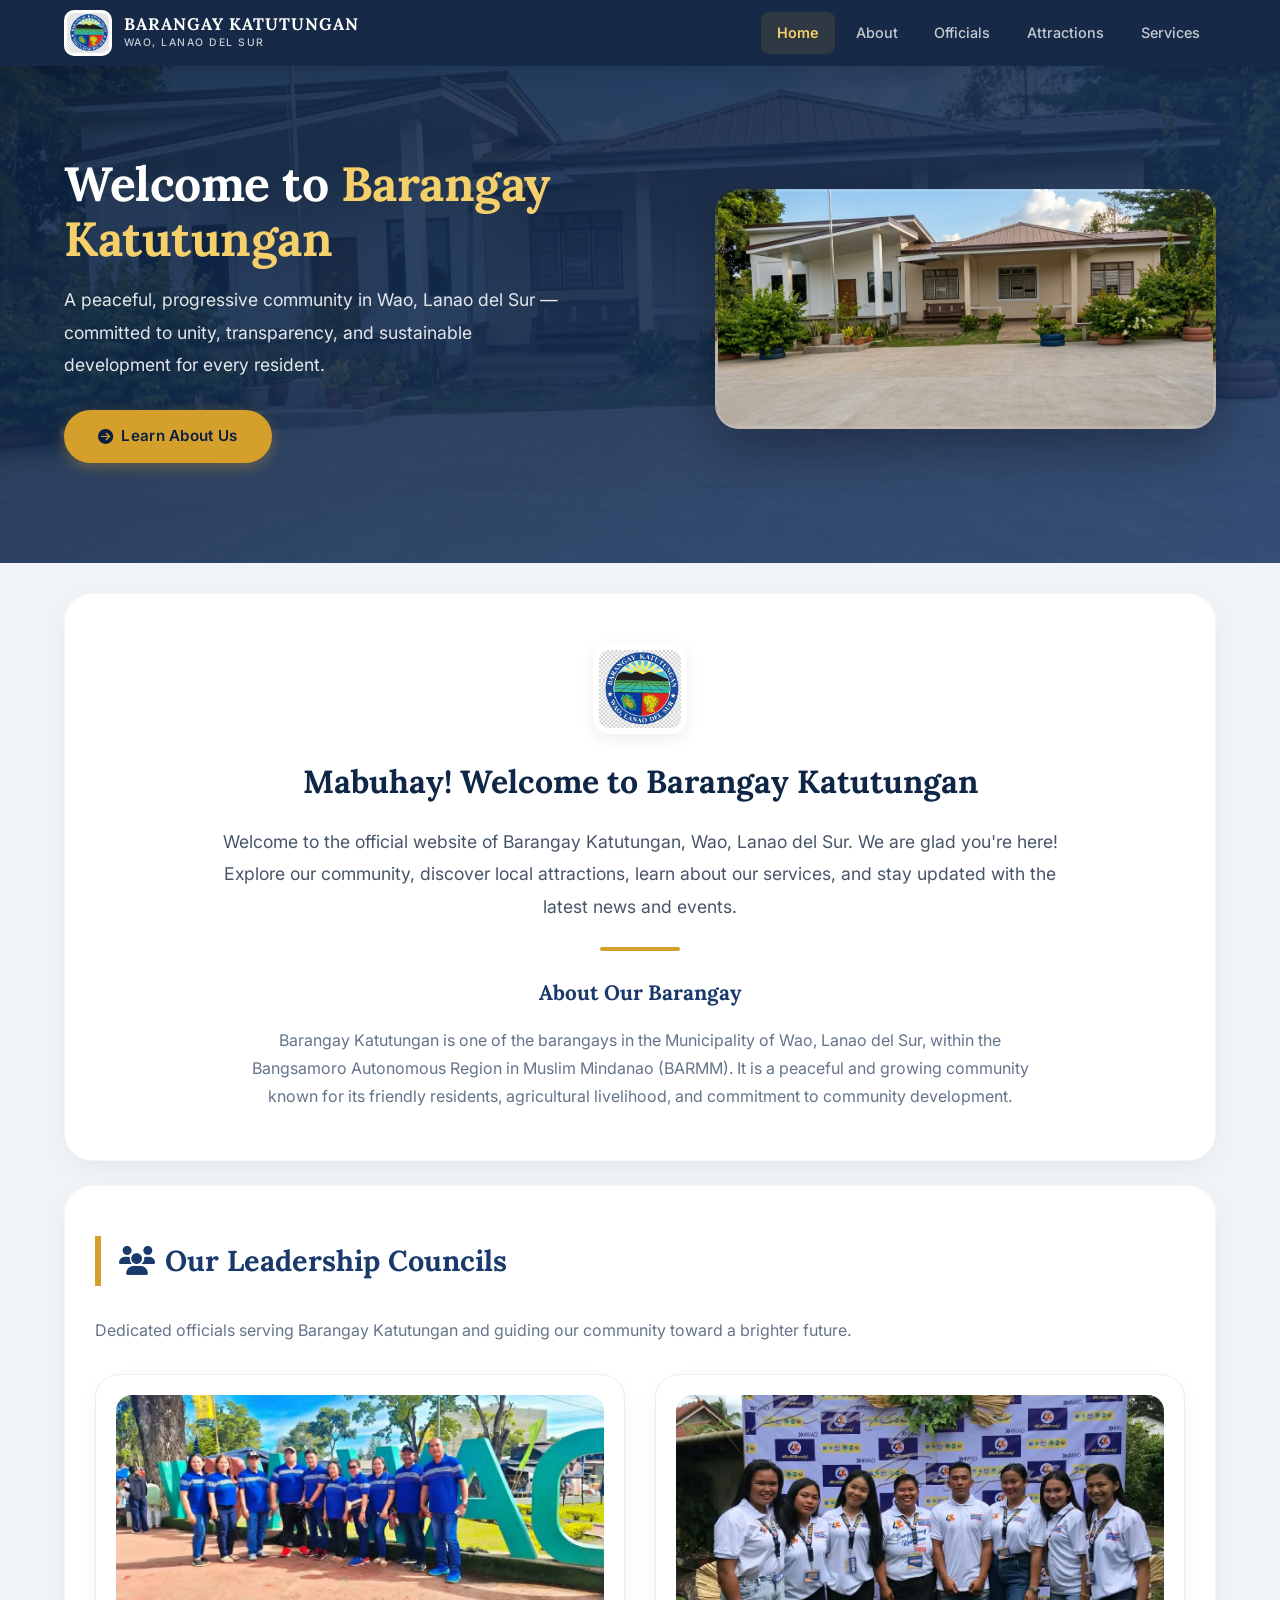
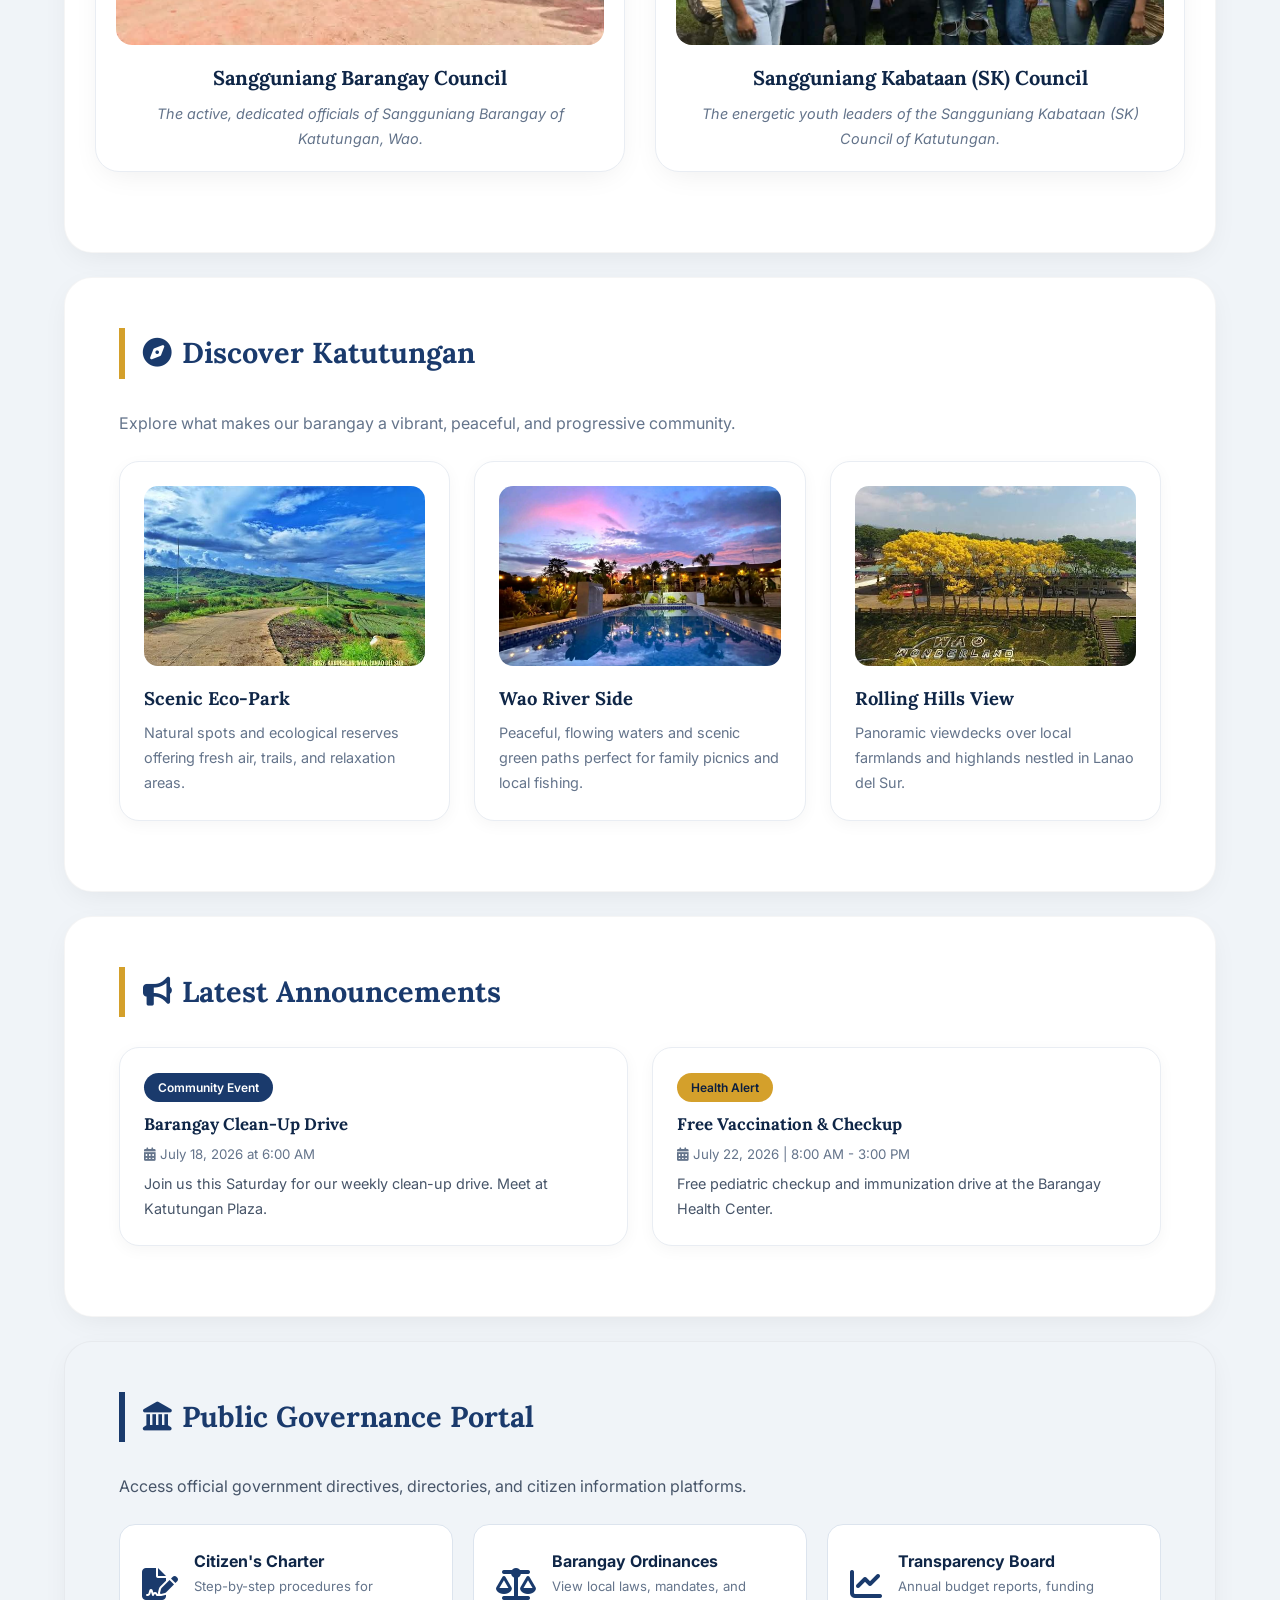
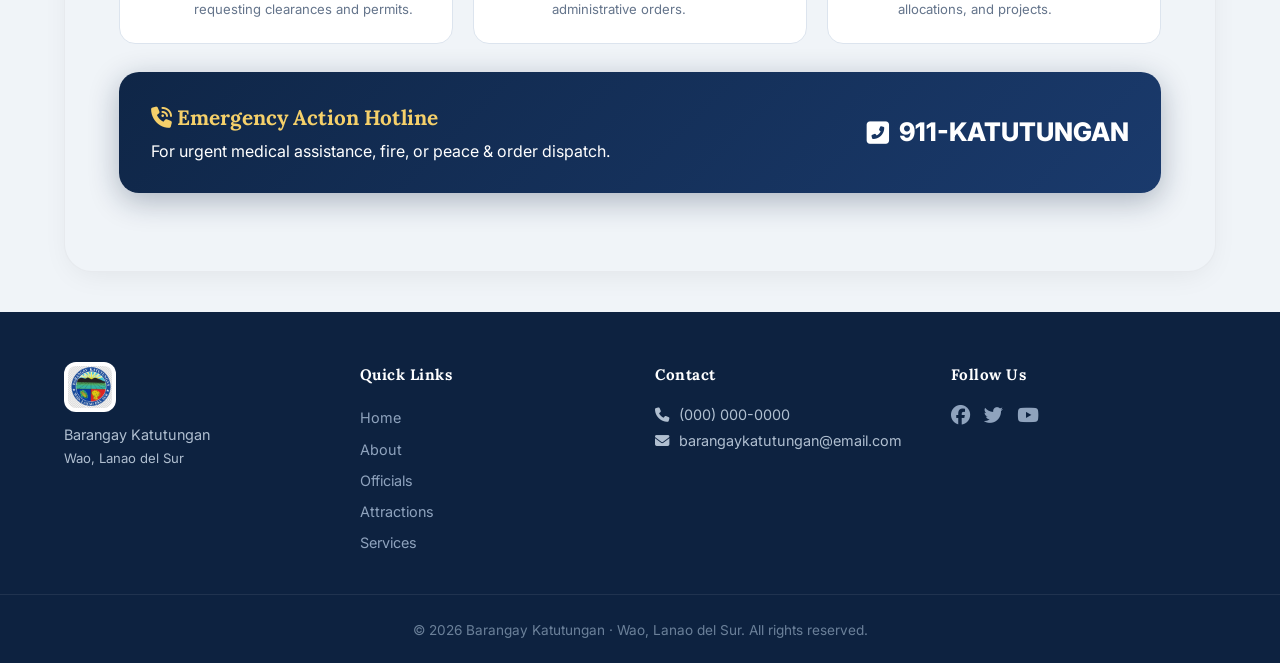
<file: index.html>
<!DOCTYPE html>
<html lang="en">
<head>
  <meta charset="UTF-8">
  <meta name="viewport" content="width=device-width, initial-scale=1.0">
  <title>Home · Barangay Katutungan · Wao, Lanao del Sur</title>
  <link rel="preconnect" href="https://fonts.googleapis.com">
  <link rel="preconnect" href="https://fonts.gstatic.com" crossorigin>
  <link href="https://fonts.googleapis.com/css2?family=Inter:wght@300;400;500;600;700&family=Lora:ital,wght@0,500;0,600;0,700;1,400&display=swap" rel="stylesheet">
  <link rel="stylesheet" href="https://cdnjs.cloudflare.com/ajax/libs/font-awesome/6.5.1/css/all.min.css">
  <link rel="stylesheet" href="style.css">
</head>
<body>
  <!-- NAVBAR -->
  <nav class="navbar" id="navbar">
    <div class="container">
      <div class="logo">
        <img src="logo.png" alt="Logo">
        <div class="logo-text">
          <h3>BARANGAY KATUTUNGAN</h3>
          <h5>WAO, LANAO DEL SUR</h5>
        </div>
      </div>
      <button class="menu-toggle" id="menuToggle" aria-label="Menu"><i class="fas fa-bars"></i></button>
      <div class="nav-links" id="navLinks">
        <a href="index.html" class="active">Home</a>
        <a href="about.html">About</a>
        <a href="officials.html">Officials</a>
        <a href="attractions.html">Attractions</a>
        <a href="services.html">Services</a>
      </div>
    </div>
  </nav>

  <!-- HERO -->
  <section class="hero">
    <div class="container">
      <div class="hero-content">
        <h1>Welcome to <span>Barangay Katutungan</span></h1>
        <p>A peaceful, progressive community in Wao, Lanao del Sur — committed to unity, transparency, and sustainable development for every resident.</p>
        <a href="about.html" class="btn-gold"><i class="fas fa-arrow-circle-right"></i> Learn About Us</a>
      </div>
      <div class="hero-image"></div>
    </div>
  </section>

  <!-- MAIN -->
  <main class="container" style="margin-top:30px; margin-bottom:40px;">

    <!-- Welcome & Brief Introduction -->
    <section class="section fade-up" style="text-align:center; padding:50px 30px;">
      <img src="logo.png" alt="Barangay Seal" style="height:90px; margin:0 auto 20px; border-radius:16px; background:white; padding:6px; box-shadow:0 4px 16px rgba(0,0,0,0.08);">
      <h2 style="color:var(--blue-dark); font-size:2rem; margin-bottom:16px; font-weight:800;">Mabuhay! Welcome to Barangay Katutungan</h2>
      <p style="font-size:1.1rem; max-width:850px; margin:0 auto 24px; color:#475569; line-height:1.85;">
        Welcome to the official website of Barangay Katutungan, Wao, Lanao del Sur. We are glad you're here! Explore our community, discover local attractions, learn about our services, and stay updated with the latest news and events.
      </p>
      <div style="width:80px; height:4px; background:var(--gold); border-radius:4px; margin:0 auto 24px;"></div>
      <h3 style="color:var(--blue); font-size:1.3rem; font-weight:700; margin-bottom:14px;">About Our Barangay</h3>
      <p style="font-size:1rem; max-width:800px; margin:0 auto; color:#64748b;">
        Barangay Katutungan is one of the barangays in the Municipality of Wao, Lanao del Sur, within the Bangsamoro Autonomous Region in Muslim Mindanao (BARMM). It is a peaceful and growing community known for its friendly residents, agricultural livelihood, and commitment to community development.
      </p>
    </section>



    <!-- Leadership Councils: Council & SK side-by-side -->
    <section class="section fade-up">
      <h2 class="section-title"><i class="fas fa-users" style="margin-right:10px;"></i>Our Leadership Councils</h2>
      <p style="color:#64748b; margin-bottom:24px;">Dedicated officials serving Barangay Katutungan and guiding our community toward a brighter future.</p>
      <div class="leaders-grid">
        <div class="leader-group-card">
          <img src="bg.jpg" alt="Barangay Council of Katutungan">
          <h4>Sangguniang Barangay Council</h4>
          <p>The active, dedicated officials of Sangguniang Barangay of Katutungan, Wao.</p>
        </div>
        <div class="leader-group-card">
          <img src="sk.jpg" alt="Sangguniang Kabataan Council" onerror="this.onerror=null; this.src='bg.jpg';">
          <h4>Sangguniang Kabataan (SK) Council</h4>
          <p>The energetic youth leaders of the Sangguniang Kabataan (SK) Council of Katutungan.</p>
        </div>
      </div>
    </section>

    <!-- Discover Katutungan -->
    <section class="section fade-up">
      <div class="container">
        <h2 class="section-title"><i class="fas fa-compass" style="margin-right:10px;"></i>Discover Katutungan</h2>
        <p style="color:#64748b; margin-bottom:24px;">Explore what makes our barangay a vibrant, peaceful, and progressive community.</p>
        <div class="grid-3">
          <div class="card">
            <div class="card-img" style="background-image:url('image1.jpg'); background-size:cover; background-position:center;"></div>
            <h3>Scenic Eco-Park</h3>
            <p style="font-size:0.9rem; color:#64748b;">Natural spots and ecological reserves offering fresh air, trails, and relaxation areas.</p>
          </div>
          <div class="card">
            <div class="card-img" style="background-image:url('image3.jpg'); background-size:cover; background-position:center;"></div>
            <h3>Wao River Side</h3>
            <p style="font-size:0.9rem; color:#64748b;">Peaceful, flowing waters and scenic green paths perfect for family picnics and local fishing.</p>
          </div>
          <div class="card">
            <div class="card-img" style="background-image:url('image6.jpg'); background-size:cover; background-position:center;"></div>
            <h3>Rolling Hills View</h3>
            <p style="font-size:0.9rem; color:#64748b;">Panoramic viewdecks over local farmlands and highlands nestled in Lanao del Sur.</p>
          </div>
        </div>
      </div>
    </section>

    <!-- Latest Announcements -->
    <section class="section fade-up">
      <div class="container">
        <h2 class="section-title"><i class="fas fa-bullhorn" style="margin-right:10px;"></i>Latest Announcements</h2>
        <div class="grid-2">
          <div class="card" style="display:flex; gap:20px; align-items:center; flex-wrap:wrap;">
            <div style="flex:1 1 200px;">
              <span class="badge" style="background:var(--blue); color:white;">Community Event</span>
              <h4 style="color:var(--blue-dark); font-weight:700; font-size:1.05rem; margin:8px 0 4px;">Barangay Clean-Up Drive</h4>
              <p style="font-size:0.83rem; color:#64748b; margin-bottom:4px;"><i class="fas fa-calendar-alt"></i> July 18, 2026 at 6:00 AM</p>
              <p style="font-size:0.9rem; color:#475569;">Join us this Saturday for our weekly clean-up drive. Meet at Katutungan Plaza.</p>
            </div>
          </div>
          <div class="card" style="display:flex; gap:20px; align-items:center; flex-wrap:wrap;">
            <div style="flex:1 1 200px;">
              <span class="badge" style="background:var(--gold); color:#0b1e3f;">Health Alert</span>
              <h4 style="color:var(--blue-dark); font-weight:700; font-size:1.05rem; margin:8px 0 4px;">Free Vaccination & Checkup</h4>
              <p style="font-size:0.83rem; color:#64748b; margin-bottom:4px;"><i class="fas fa-calendar-alt"></i> July 22, 2026 | 8:00 AM - 3:00 PM</p>
              <p style="font-size:0.9rem; color:#475569;">Free pediatric checkup and immunization drive at the Barangay Health Center.</p>
            </div>
          </div>
        </div>
      </div>
    </section>

    <!-- Governance Portal -->
    <section class="section fade-up" style="background:#f0f4f8;">
      <div class="container">
        <h2 class="section-title" style="border-left-color:var(--blue);"><i class="fas fa-landmark" style="margin-right:10px;"></i>Public Governance Portal</h2>
        <p style="color:#475569; margin-bottom:24px;">Access official government directives, directories, and citizen information platforms.</p>
        <div class="gov-links-grid">
          <div class="gov-card">
            <i class="fas fa-file-signature"></i>
            <div class="gov-card-text"><h5>Citizen's Charter</h5><p>Step-by-step procedures for requesting clearances and permits.</p></div>
          </div>
          <div class="gov-card">
            <i class="fas fa-balance-scale"></i>
            <div class="gov-card-text"><h5>Barangay Ordinances</h5><p>View local laws, mandates, and administrative orders.</p></div>
          </div>
          <div class="gov-card">
            <i class="fas fa-chart-line"></i>
            <div class="gov-card-text"><h5>Transparency Board</h5><p>Annual budget reports, funding allocations, and projects.</p></div>
          </div>
        </div>
        <div class="hotline-widget">
          <div class="hotline-widget-text">
            <h4><i class="fas fa-phone-volume"></i> Emergency Action Hotline</h4>
            <p>For urgent medical assistance, fire, or peace & order dispatch.</p>
          </div>
          <div class="hotline-number"><i class="fas fa-phone-square-alt"></i> <span>911-KATUTUNGAN</span></div>
        </div>
      </div>
    </section>
  </main>

  <!-- FOOTER -->
  <footer class="footer">
    <div class="container">
      <div>
        <img src="logo.png" alt="logo" style="height:50px; border-radius:12px; background:white; padding:4px;">
        <p style="margin-top:10px;">Barangay Katutungan</p>
        <p style="font-size:0.82rem;">Wao, Lanao del Sur</p>
      </div>
      <div>
        <h4>Quick Links</h4>
        <a href="index.html">Home</a>
        <a href="about.html">About</a>
        <a href="officials.html">Officials</a>
        <a href="attractions.html">Attractions</a>
        <a href="services.html">Services</a>
      </div>
      <div>
        <h4>Contact</h4>
        <p><i class="fas fa-phone" style="margin-right:6px;"></i> (000) 000-0000</p>
        <p><i class="fas fa-envelope" style="margin-right:6px;"></i> barangaykatutungan@email.com</p>
      </div>
      <div>
        <h4>Follow Us</h4>
        <div class="social"><i class="fab fa-facebook"></i><i class="fab fa-twitter"></i><i class="fab fa-youtube"></i></div>
      </div>
    </div>
    <div class="footer-bottom">© 2026 Barangay Katutungan · Wao, Lanao del Sur. All rights reserved.</div>
  </footer>

  <button id="back2top" aria-label="Back to top"><i class="fas fa-arrow-up"></i></button>

  <script>
    const toggle = document.getElementById('menuToggle');
    const nav = document.getElementById('navLinks');
    toggle.addEventListener('click', () => nav.classList.toggle('open'));

    const fadeEls = document.querySelectorAll('.fade-up');
    const observer = new IntersectionObserver((entries) => {
      entries.forEach(entry => { if (entry.isIntersecting) entry.target.classList.add('visible'); });
    }, { threshold: 0.12 });
    fadeEls.forEach(el => observer.observe(el));

    const topBtn = document.getElementById('back2top');
    window.addEventListener('scroll', () => { topBtn.style.display = window.scrollY > 400 ? 'block' : 'none'; });
    topBtn.addEventListener('click', () => window.scrollTo({ top: 0, behavior: 'smooth' }));
  </script>
</body>
</html>
</file>
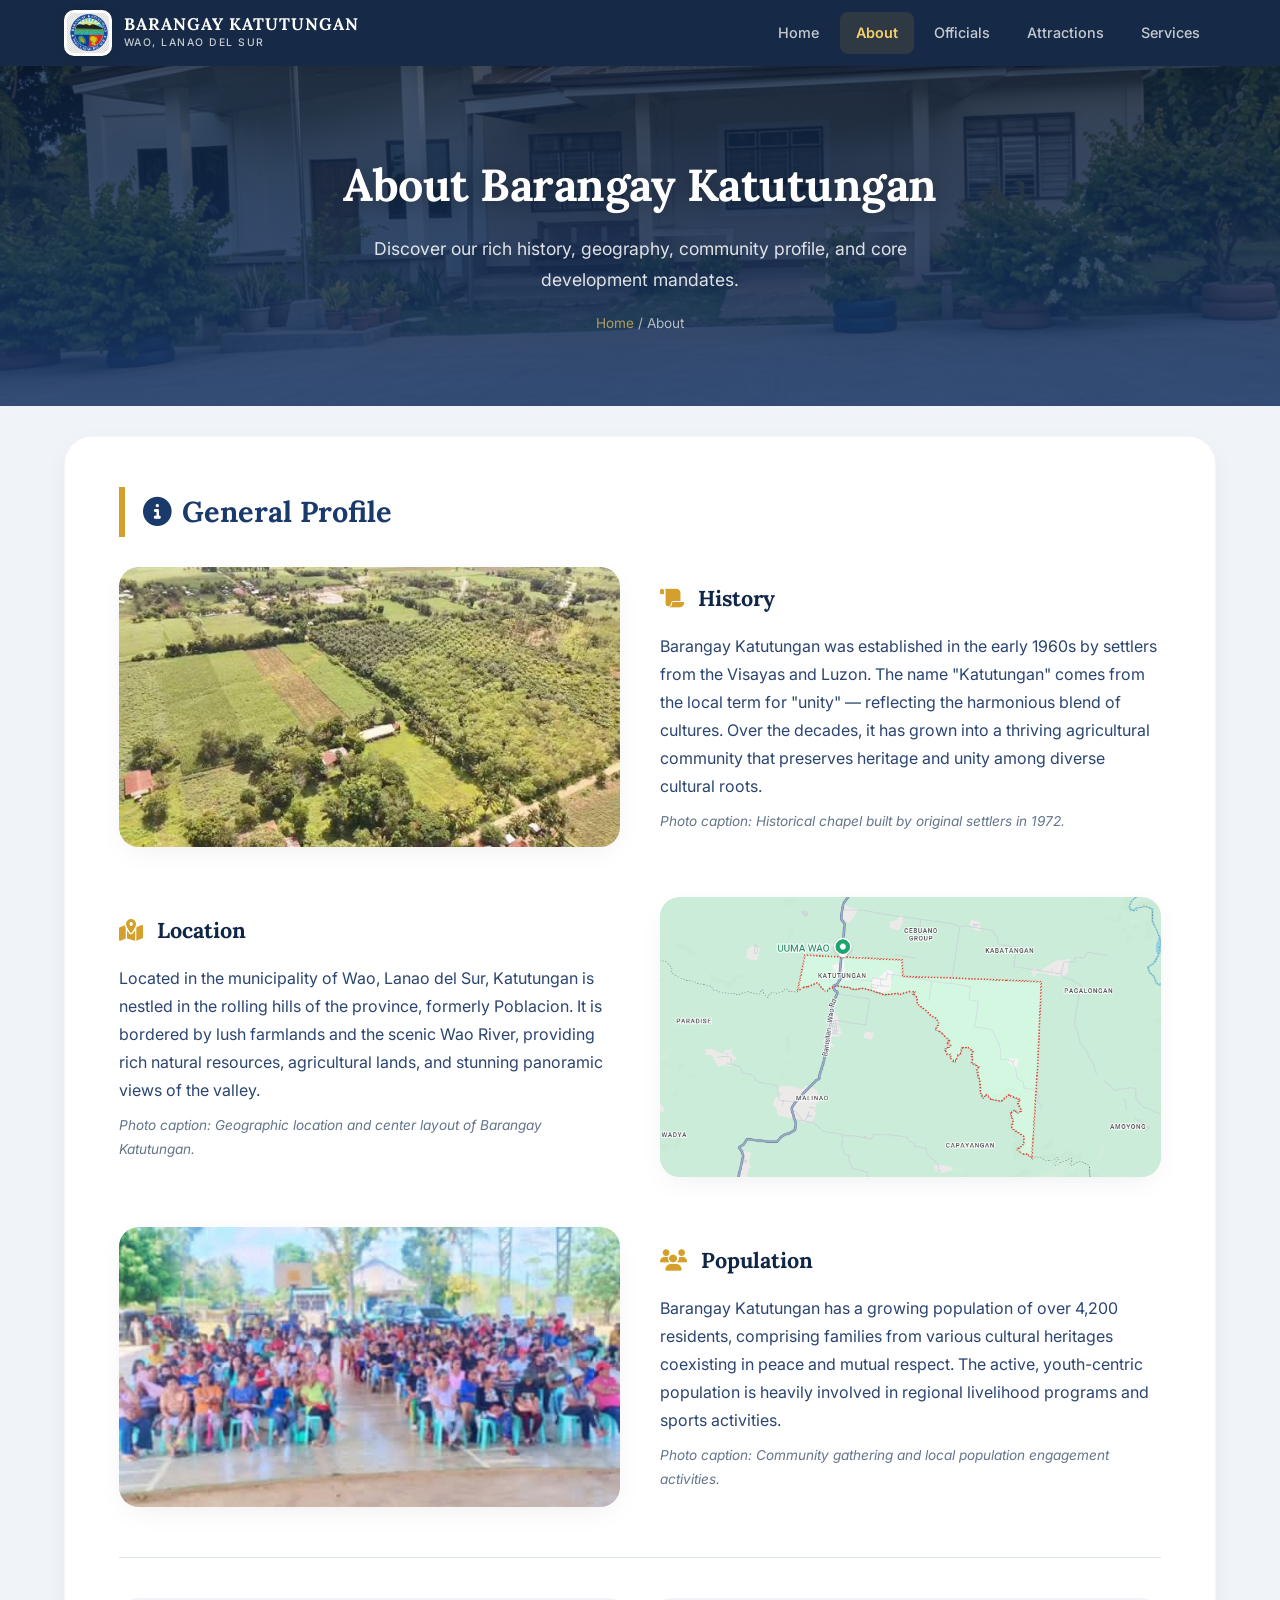
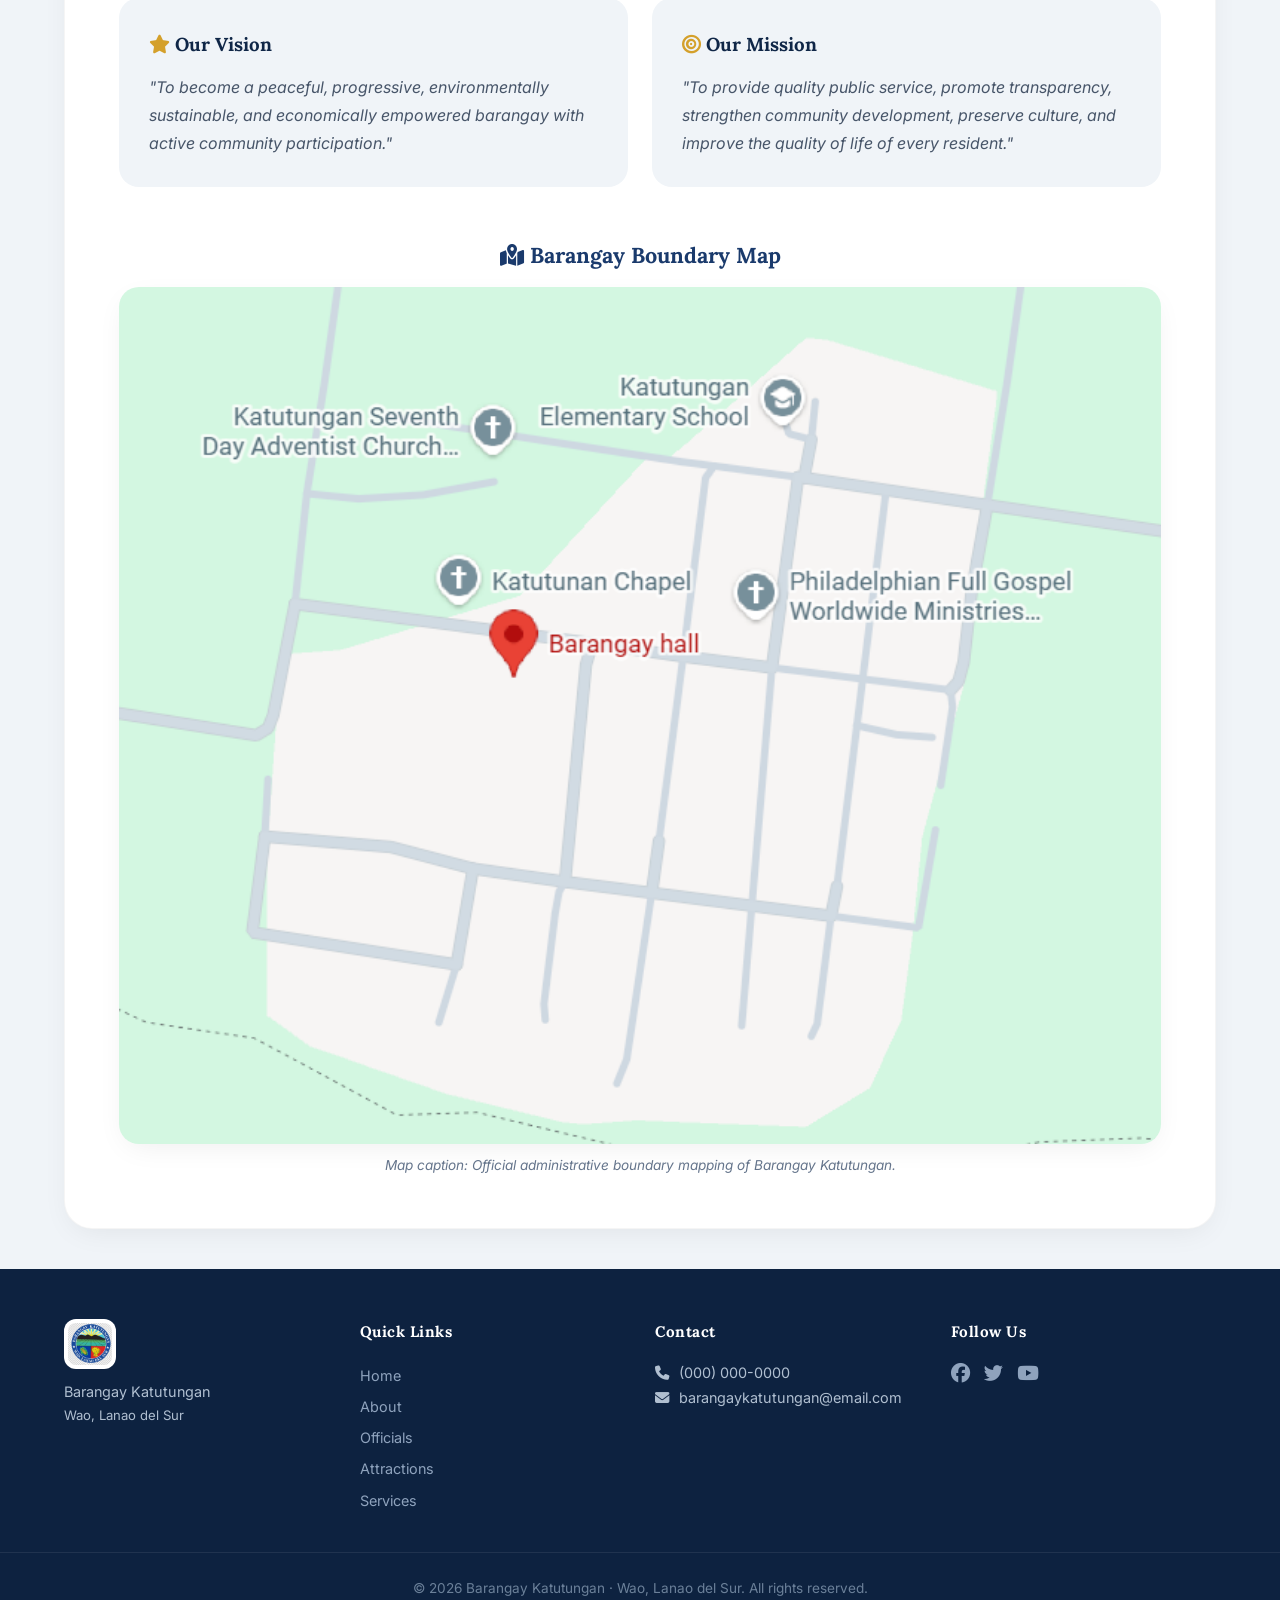
<file: about.html>
<!DOCTYPE html>
<html lang="en">
<head>
  <meta charset="UTF-8">
  <meta name="viewport" content="width=device-width, initial-scale=1.0">
  <title>About · Barangay Katutungan · Wao, Lanao del Sur</title>
  <link rel="preconnect" href="https://fonts.googleapis.com">
  <link rel="preconnect" href="https://fonts.gstatic.com" crossorigin>
  <link href="https://fonts.googleapis.com/css2?family=Inter:wght@300;400;500;600;700&family=Lora:ital,wght@0,500;0,600;0,700;1,400&display=swap" rel="stylesheet">
  <link rel="stylesheet" href="https://cdnjs.cloudflare.com/ajax/libs/font-awesome/6.5.1/css/all.min.css">
  <link rel="stylesheet" href="style.css">
</head>
<body>
  <!-- NAVBAR -->
  <nav class="navbar" id="navbar">
    <div class="container">
      <div class="logo">
        <img src="logo.png" alt="Logo">
        <div class="logo-text"><h3>BARANGAY KATUTUNGAN</h3><h5>WAO, LANAO DEL SUR</h5></div>
      </div>
      <button class="menu-toggle" id="menuToggle" aria-label="Menu"><i class="fas fa-bars"></i></button>
      <div class="nav-links" id="navLinks">
        <a href="index.html">Home</a>
        <a href="about.html" class="active">About</a>
        <a href="officials.html">Officials</a>
        <a href="attractions.html">Attractions</a>
        <a href="services.html">Services</a>
      </div>
    </div>
  </nav>

  <!-- PAGE HEADER -->
  <div class="page-header">
    <h1>About Barangay Katutungan</h1>
    <p>Discover our rich history, geography, community profile, and core development mandates.</p>
    <div class="breadcrumb"><a href="index.html">Home</a> / About</div>
  </div>

  <main class="container" style="margin-top:30px; margin-bottom:40px;">
    <section class="section fade-up">
      <div class="container">
        <h2 class="section-title"><i class="fas fa-info-circle" style="margin-right:10px;"></i>General Profile</h2>

        <!-- History -->
        <div class="about-row">
          <div class="about-text">
            <h3><i class="fas fa-scroll" style="color:var(--gold); margin-right:8px;"></i> History</h3>
            <p>Barangay Katutungan was established in the early 1960s by settlers from the Visayas and Luzon. The name "Katutungan" comes from the local term for "unity" — reflecting the harmonious blend of cultures. Over the decades, it has grown into a thriving agricultural community that preserves heritage and unity among diverse cultural roots.</p>
            <p style="font-size:0.85rem; color:#64748b; margin-top:10px; font-style:italic;">Photo caption: Historical chapel built by original settlers in 1972.</p>
          </div>
          <div class="about-img">
            <img src="history.jpg" alt="Historical Landmark of Katutungan" style="width:100%; height:100%; object-fit:cover;">
          </div>
        </div>

        <!-- Location -->
        <div class="about-row">
          <div class="about-text">
            <h3><i class="fas fa-map-marked-alt" style="color:var(--gold); margin-right:8px;"></i> Location</h3>
            <p>Located in the municipality of Wao, Lanao del Sur, Katutungan is nestled in the rolling hills of the province, formerly Poblacion. It is bordered by lush farmlands and the scenic Wao River, providing rich natural resources, agricultural lands, and stunning panoramic views of the valley.</p>
            <p style="font-size:0.85rem; color:#64748b; margin-top:10px; font-style:italic;">Photo caption: Geographic location and center layout of Barangay Katutungan.</p>
          </div>
          <div class="about-img">
            <img src="mapa.png" alt="Barangay Hall and Center Map" style="width:100%; height:100%; object-fit:cover;">
          </div>
        </div>

        <!-- Population -->
        <div class="about-row">
          <div class="about-text">
            <h3><i class="fas fa-users" style="color:var(--gold); margin-right:8px;"></i> Population</h3>
            <p>Barangay Katutungan has a growing population of over 4,200 residents, comprising families from various cultural heritages coexisting in peace and mutual respect. The active, youth-centric population is heavily involved in regional livelihood programs and sports activities.</p>
            <p style="font-size:0.85rem; color:#64748b; margin-top:10px; font-style:italic;">Photo caption: Community gathering and local population engagement activities.</p>
          </div>
          <div class="about-img">
            <img src="population.jpg" alt="Community Population Activities" style="width:100%; height:100%; object-fit:cover;">
          </div>
        </div>

        <!-- Vision & Mission -->
        <div class="grid-2" style="margin-top:40px; border-top:1px solid #dce4ee; padding-top:40px;">
          <div style="background:#f0f4f8; padding:30px; border-radius:20px;">
            <h3 style="color:var(--blue-dark); margin-bottom:12px;"><i class="fas fa-star" style="color:var(--gold);"></i> Our Vision</h3>
            <p style="font-style:italic; color:#475569;">"To become a peaceful, progressive, environmentally sustainable, and economically empowered barangay with active community participation."</p>
          </div>
          <div style="background:#f0f4f8; padding:30px; border-radius:20px;">
            <h3 style="color:var(--blue-dark); margin-bottom:12px;"><i class="fas fa-bullseye" style="color:var(--gold);"></i> Our Mission</h3>
            <p style="font-style:italic; color:#475569;">"To provide quality public service, promote transparency, strengthen community development, preserve culture, and improve the quality of life of every resident."</p>
          </div>
        </div>

        <!-- Barangay Map -->
        <div class="map-container" style="margin-top:50px; text-align:center;">
          <h3 style="margin-bottom:12px; color:var(--blue); font-size:1.35rem;"><i class="fas fa-map-marked-alt"></i> Barangay Boundary Map</h3>
          <img src="barangaymap.png" alt="Barangay Boundary Map" style="max-width:100%; height:auto; border-radius:20px;">
          <p style="font-size:0.85rem; color:#64748b; margin-top:10px; font-style:italic;">Map caption: Official administrative boundary mapping of Barangay Katutungan.</p>
        </div>
      </div>
    </section>
  </main>

  <!-- FOOTER -->
  <footer class="footer">
    <div class="container">
      <div>
        <img src="logo.png" alt="logo" style="height:50px; border-radius:12px; background:white; padding:4px;">
        <p style="margin-top:10px;">Barangay Katutungan</p>
        <p style="font-size:0.82rem;">Wao, Lanao del Sur</p>
      </div>
      <div>
        <h4>Quick Links</h4>
        <a href="index.html">Home</a>
        <a href="about.html">About</a>
        <a href="officials.html">Officials</a>
        <a href="attractions.html">Attractions</a>
        <a href="services.html">Services</a>
      </div>
      <div>
        <h4>Contact</h4>
        <p><i class="fas fa-phone" style="margin-right:6px;"></i> (000) 000-0000</p>
        <p><i class="fas fa-envelope" style="margin-right:6px;"></i> barangaykatutungan@email.com</p>
      </div>
      <div>
        <h4>Follow Us</h4>
        <div class="social"><i class="fab fa-facebook"></i><i class="fab fa-twitter"></i><i class="fab fa-youtube"></i></div>
      </div>
    </div>
    <div class="footer-bottom">© 2026 Barangay Katutungan · Wao, Lanao del Sur. All rights reserved.</div>
  </footer>

  <button id="back2top" aria-label="Back to top"><i class="fas fa-arrow-up"></i></button>

  <script>
    const toggle = document.getElementById('menuToggle');
    const nav = document.getElementById('navLinks');
    toggle.addEventListener('click', () => nav.classList.toggle('open'));

    const fadeEls = document.querySelectorAll('.fade-up');
    const observer = new IntersectionObserver((entries) => {
      entries.forEach(entry => { if (entry.isIntersecting) entry.target.classList.add('visible'); });
    }, { threshold: 0.12 });
    fadeEls.forEach(el => observer.observe(el));

    const topBtn = document.getElementById('back2top');
    window.addEventListener('scroll', () => { topBtn.style.display = window.scrollY > 400 ? 'block' : 'none'; });
    topBtn.addEventListener('click', () => window.scrollTo({ top: 0, behavior: 'smooth' }));
  </script>
</body>
</html>
</file>
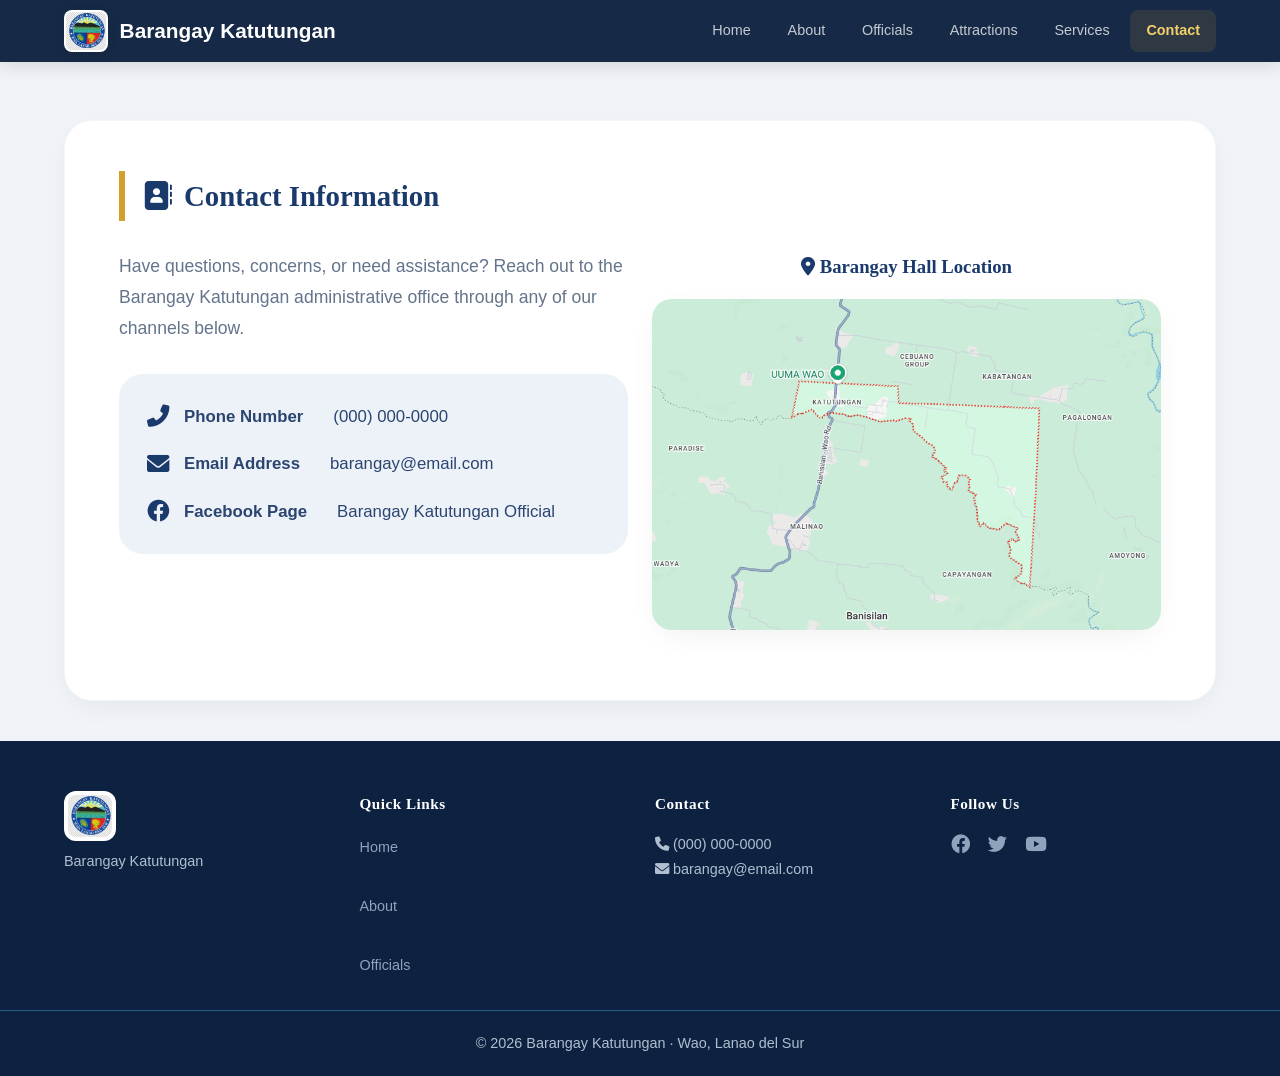
<file: contact.html>
<!DOCTYPE html>
<html lang="en">
<head>
  <meta charset="UTF-8">
  <meta name="viewport" content="width=device-width, initial-scale=1.0">
  <title>Contact Us · Barangay Katutungan · Wao, Lanao del Sur</title>
  <!-- Google Fonts + Font Awesome -->
  <link rel="preconnect" href="https://fonts.googleapis.com">
  <link rel="preconnect" href="https://fonts.gstatic.com" crossorigin>
  <link href="https://fonts.googleapis.com/css2?family=Poppins:wght@300;400;600;700;800&display=swap" rel="stylesheet">
  <link rel="stylesheet" href="https://cdnjs.cloudflare.com/ajax/libs/font-awesome/6.0.0-beta3/css/all.min.css">
  <link rel="stylesheet" href="style.css">
</head>
<body>
  <!-- ===== NAVBAR ===== -->
  <nav class="navbar" id="navbar">
    <div class="container">
      <div class="logo">
        <img src="logo.png" alt="logo" style="height:42px; border-radius:8px; background:white; padding:2px;">
        Barangay Katutungan
      </div>
      <button class="menu-toggle" id="menuToggle" aria-label="Menu"><i class="fas fa-bars"></i></button>
      <div class="nav-links" id="navLinks">
        <a href="index.html">Home</a>
        <a href="about.html">About</a>
        <a href="officials.html">Officials</a>
        <a href="attractions.html">Attractions</a>
        <a href="services.html">Services</a>
        <a href="contact.html" class="active">Contact</a>
      </div>
    </div>
  </nav>

  <main class="container" style="margin-top: 120px;">
    <!-- ===== CONTACT ===== -->
    <section id="contact" class="section fade-up">
      <div class="container">
        <h2 class="section-title"><i class="fas fa-address-book" style="margin-right:12px;"></i>Contact Information</h2>
        <div class="grid-2">
          <div>
            <p style="font-size: 1.1rem; color: #64748b; margin-bottom: 30px;">Have questions, concerns, or need assistance? Reach out to the Barangay Katutungan administrative office through any of our channels below.</p>
            
            <div class="contact-details">
              <div>
                <i class="fas fa-phone-alt"></i>
                <div>
                  <strong>Phone Number</strong><br>
                  <span>(000) 000-0000</span>
                </div>
              </div>
              <div>
                <i class="fas fa-envelope"></i>
                <div>
                  <strong>Email Address</strong><br>
                  <span>barangay@email.com</span>
                </div>
              </div>
              <div>
                <i class="fab fa-facebook"></i>
                <div>
                  <strong>Facebook Page</strong><br>
                  <span>Barangay Katutungan Official</span>
                </div>
              </div>
            </div>
          </div>
          
          <div class="map-container" style="margin-top: 0;">
            <h3 style="margin-bottom: 15px; color: var(--blue);"><i class="fas fa-map-marker-alt"></i> Barangay Hall Location</h3>
            <img src="mapa.png" alt="Barangay Map">
          </div>
        </div>
      </div>
    </section>
  </main>

  <!-- ===== FOOTER ===== -->
  <footer class="footer">
    <div class="container">
      <div>
        <img src="logo.png" alt="logo" style="height:50px; border-radius:12px; background:white; padding:4px;">
        <p style="margin-top:8px;">Barangay Katutungan</p>
      </div>
      <div>
        <h4>Quick Links</h4>
        <a href="index.html">Home</a><br>
        <a href="about.html">About</a><br>
        <a href="officials.html">Officials</a>
      </div>
      <div>
        <h4>Contact</h4>
        <p><i class="fas fa-phone"></i> (000) 000-0000</p>
        <p><i class="fas fa-envelope"></i> barangay@email.com</p>
      </div>
      <div>
        <h4>Follow Us</h4>
        <div class="social">
          <i class="fab fa-facebook"></i>
          <i class="fab fa-twitter"></i>
          <i class="fab fa-youtube"></i>
        </div>
      </div>
    </div>
    <div style="text-align:center; margin-top:28px; border-top:1px solid #2a5a80; padding-top:20px; font-size:0.9rem;">© 2026 Barangay Katutungan · Wao, Lanao del Sur</div>
  </footer>

  <!-- ===== BACK TO TOP ===== -->
  <button id="back2top" aria-label="Back to top"><i class="fas fa-arrow-up"></i></button>

  <script>
    // ===== MENU TOGGLE =====
    const toggle = document.getElementById('menuToggle');
    const nav = document.getElementById('navLinks');
    toggle.addEventListener('click', () => nav.classList.toggle('open'));

    // ===== SCROLL ANIMATIONS (Intersection Observer) =====
    const fadeEls = document.querySelectorAll('.fade-up');
    const observer = new IntersectionObserver((entries) => {
      entries.forEach(entry => {
        if (entry.isIntersecting) entry.target.classList.add('visible');
      });
    }, { threshold: 0.15 });
    fadeEls.forEach(el => observer.observe(el));

    // ===== BACK TO TOP =====
    const topBtn = document.getElementById('back2top');
    window.addEventListener('scroll', () => {
      topBtn.style.display = window.scrollY > 400 ? 'block' : 'none';
    });
    topBtn.addEventListener('click', () => window.scrollTo({ top: 0, behavior: 'smooth' }));
  </script>
</body>
</html>
</file>
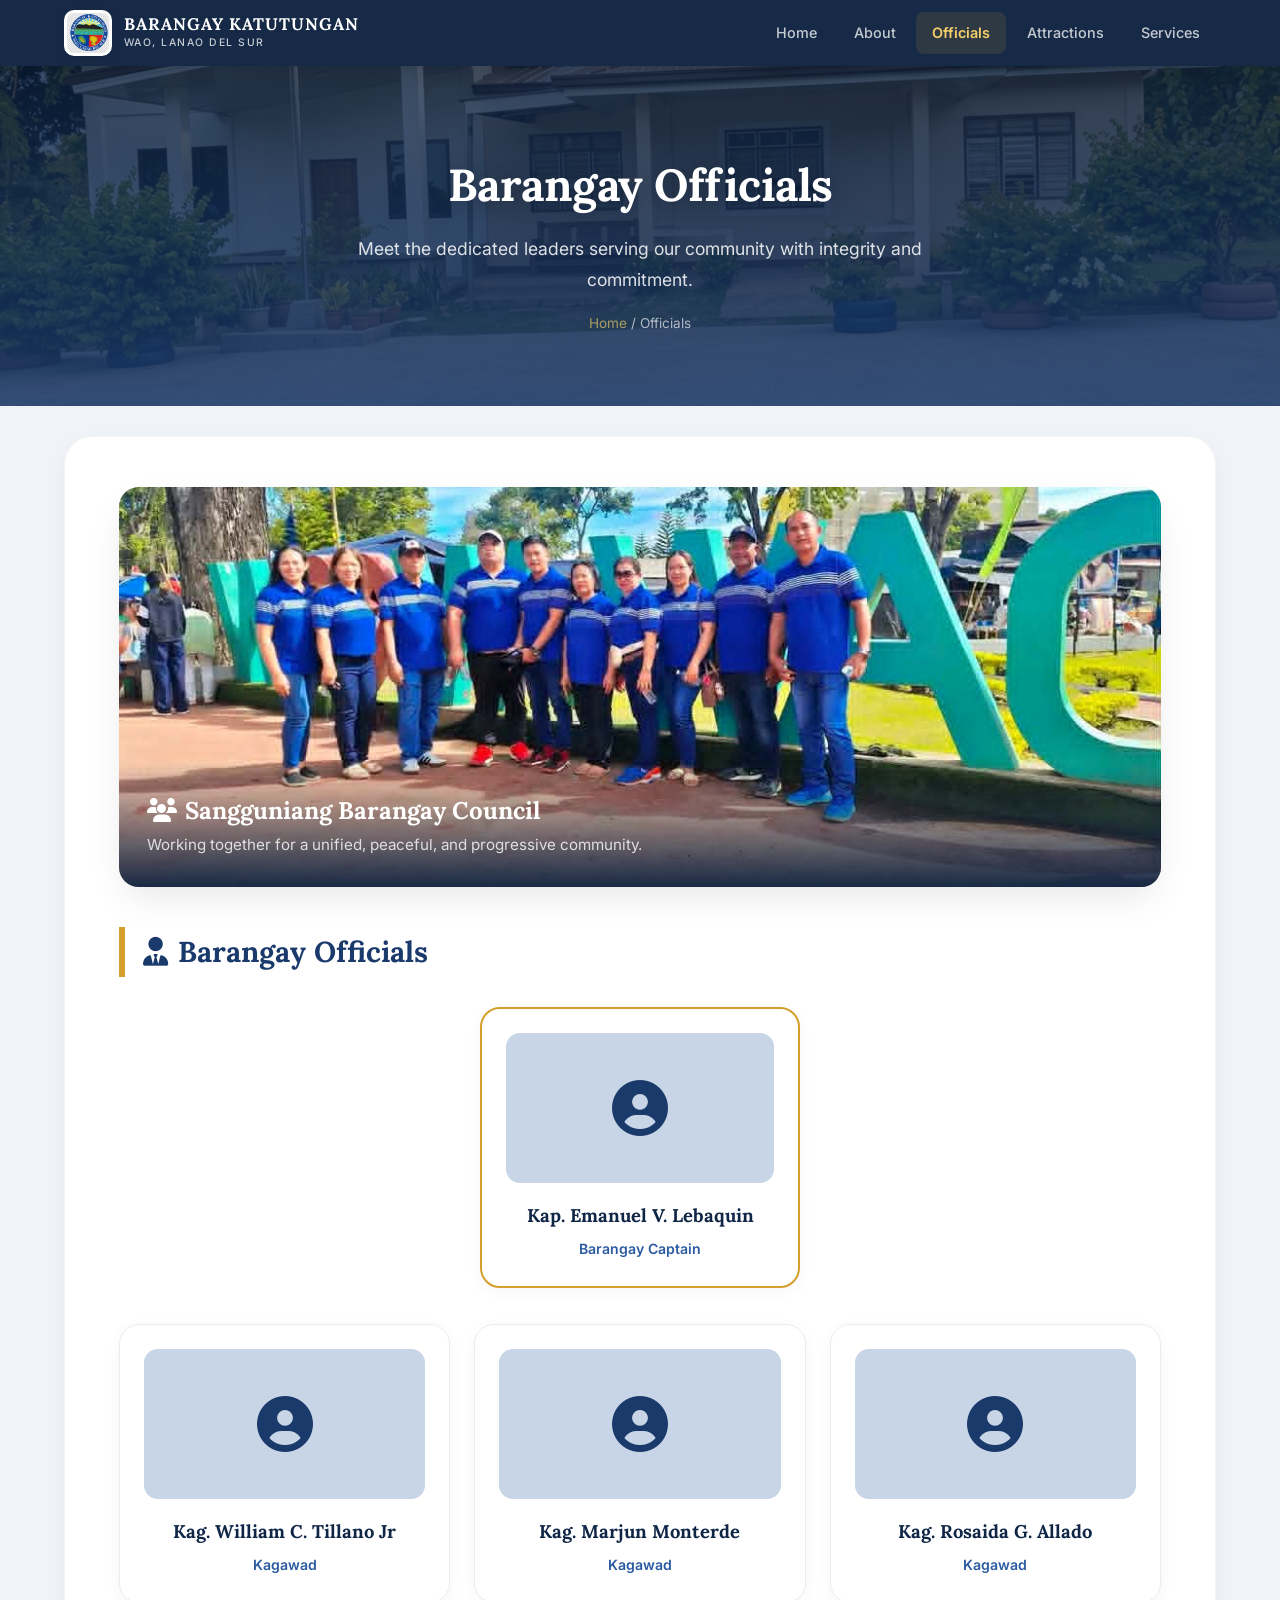
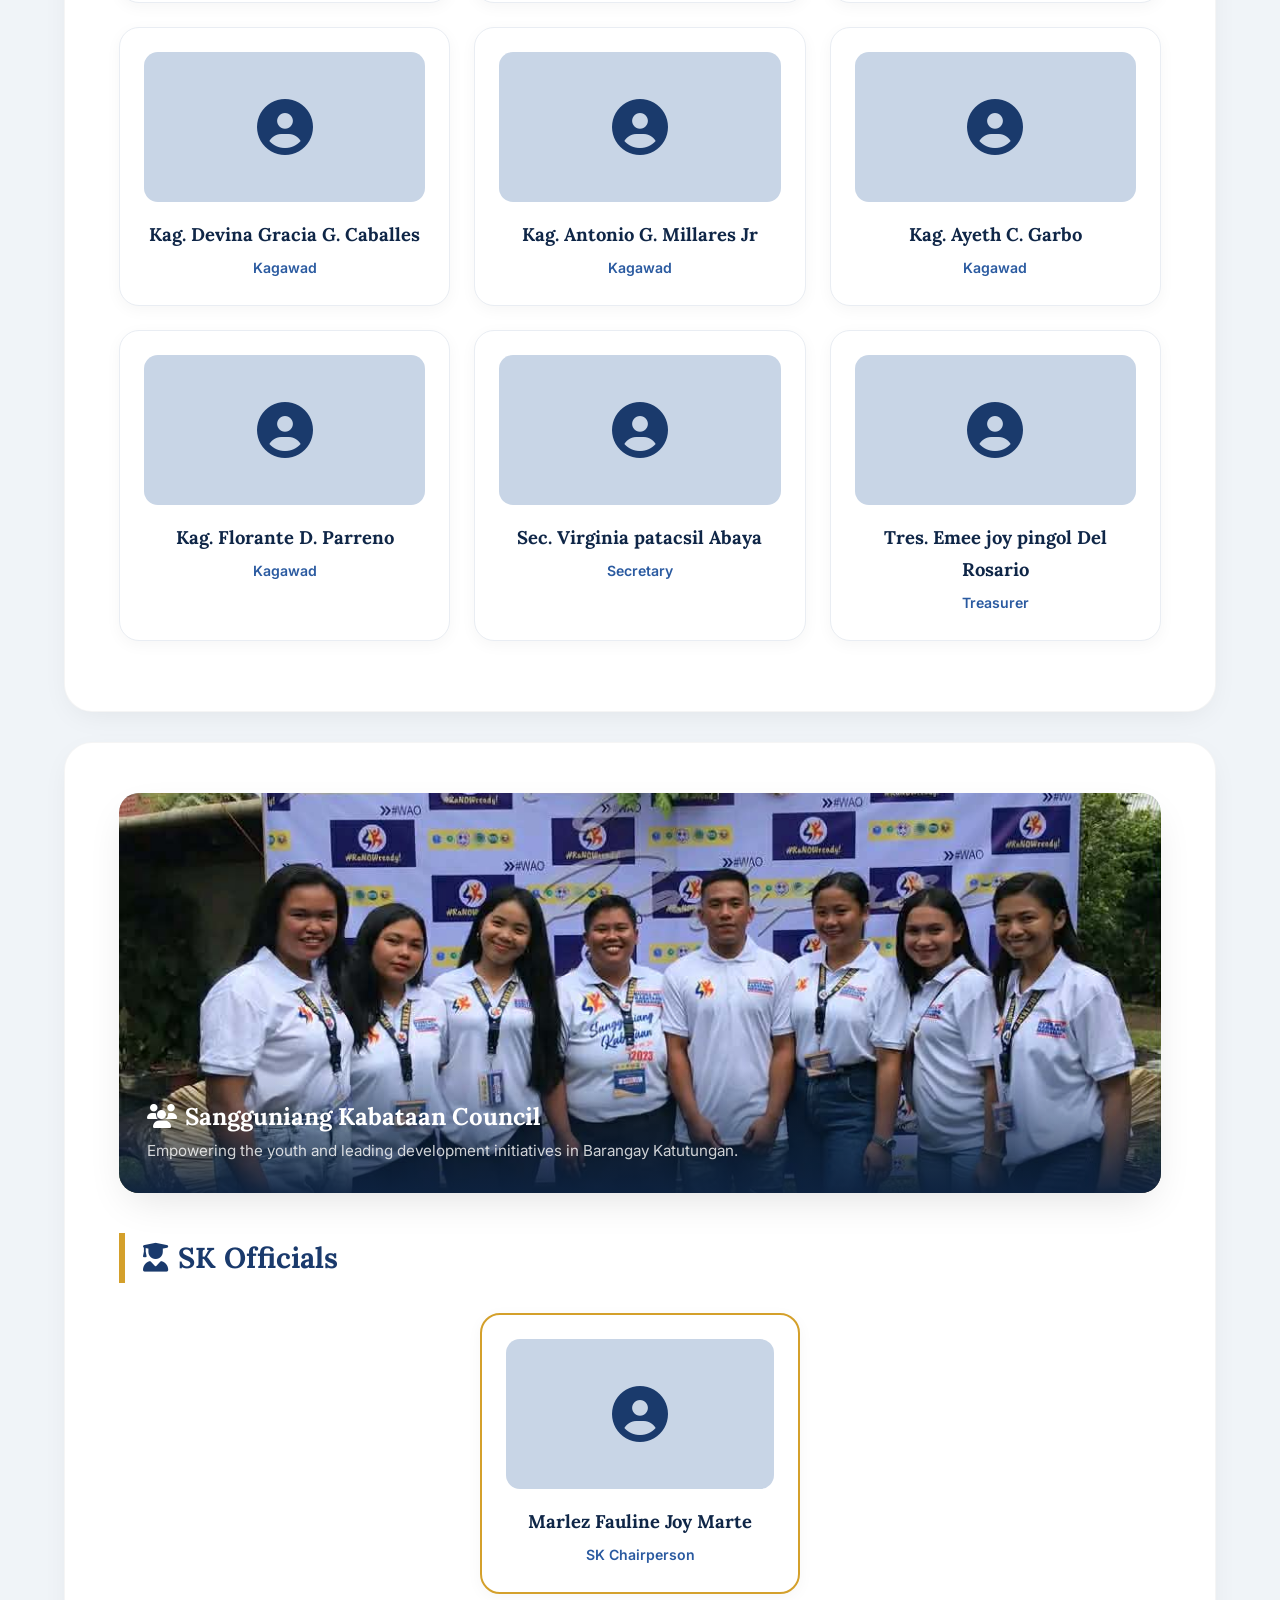
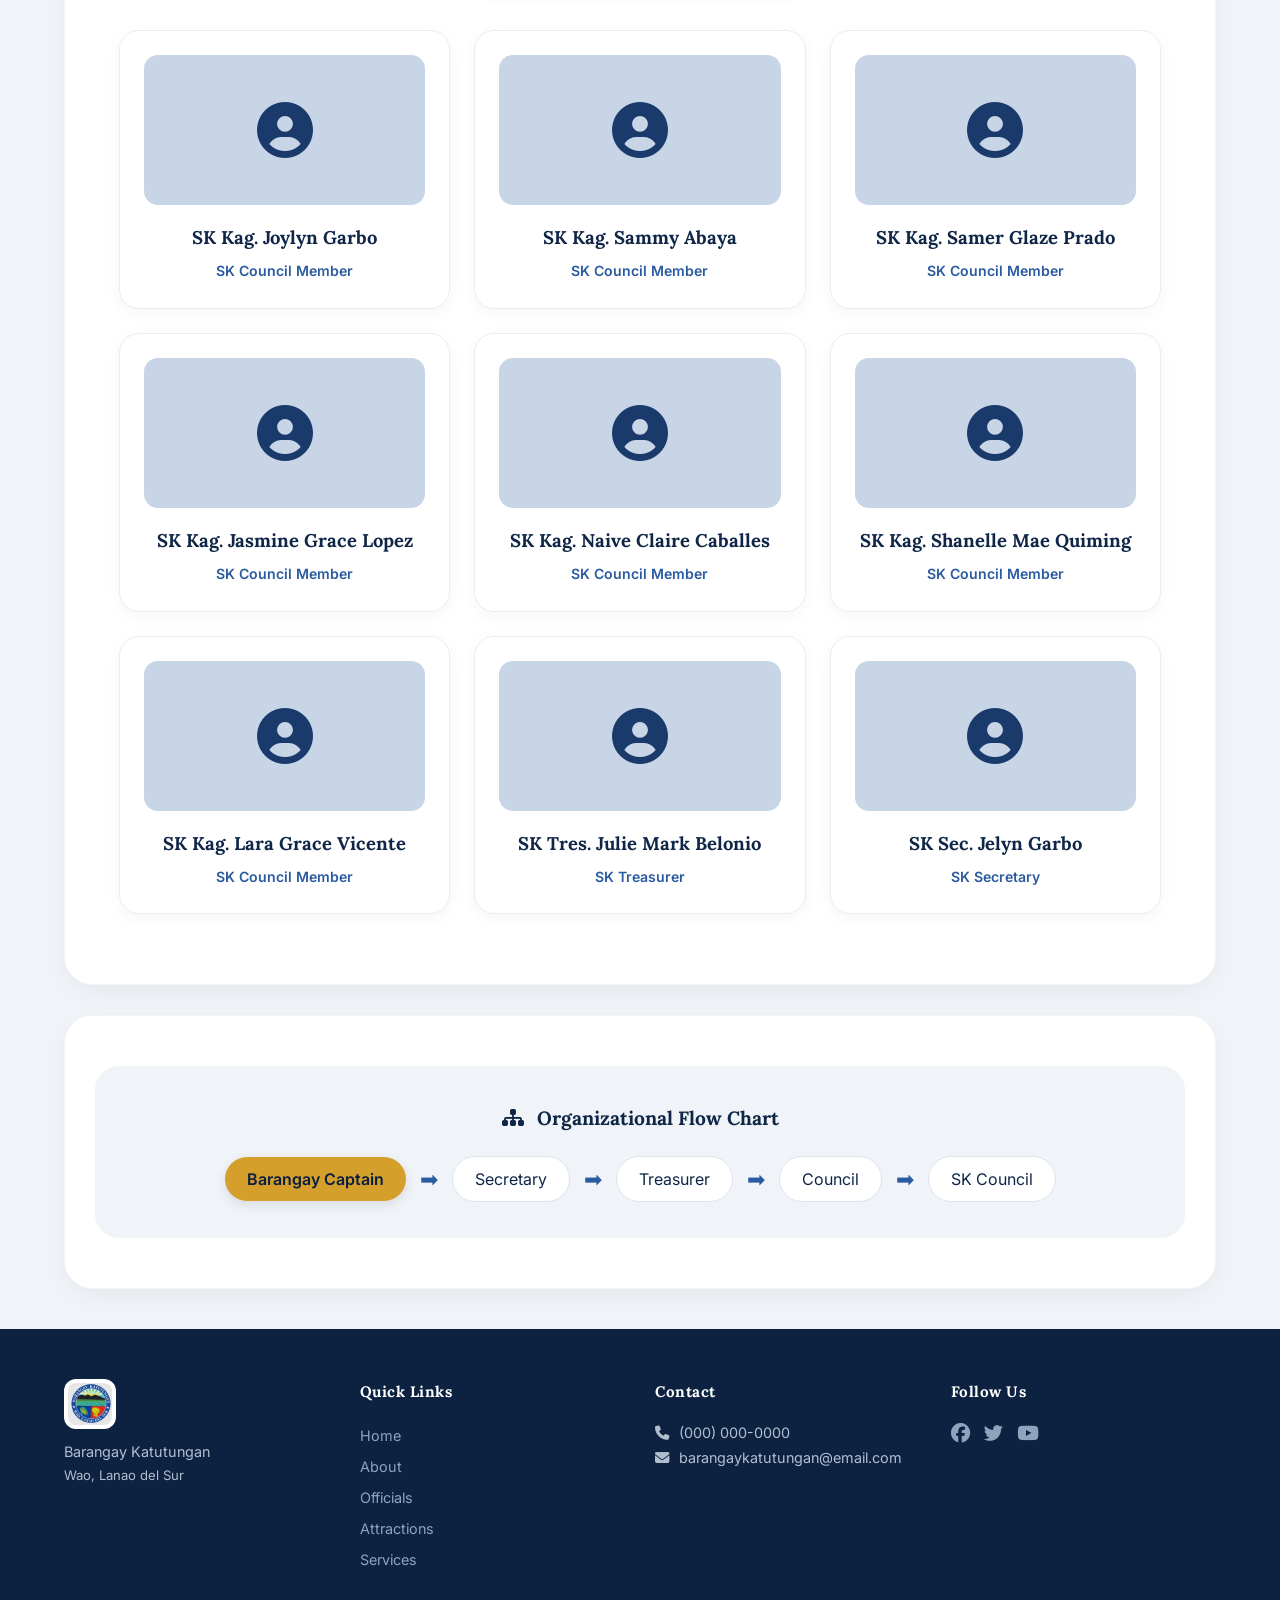
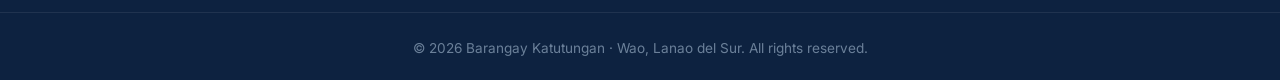
<file: officials.html>
<!DOCTYPE html>
<html lang="en">
<head>
  <meta charset="UTF-8">
  <meta name="viewport" content="width=device-width, initial-scale=1.0">
  <title>Officials · Barangay Katutungan · Wao, Lanao del Sur</title>
  <link rel="preconnect" href="https://fonts.googleapis.com">
  <link rel="preconnect" href="https://fonts.gstatic.com" crossorigin>
  <link href="https://fonts.googleapis.com/css2?family=Inter:wght@300;400;500;600;700&family=Lora:ital,wght@0,500;0,600;0,700;1,400&display=swap" rel="stylesheet">
  <link rel="stylesheet" href="https://cdnjs.cloudflare.com/ajax/libs/font-awesome/6.5.1/css/all.min.css">
  <link rel="stylesheet" href="style.css">
</head>
<body>
  <!-- NAVBAR -->
  <nav class="navbar" id="navbar">
    <div class="container">
      <div class="logo">
        <img src="logo.png" alt="Logo">
        <div class="logo-text"><h3>BARANGAY KATUTUNGAN</h3><h5>WAO, LANAO DEL SUR</h5></div>
      </div>
      <button class="menu-toggle" id="menuToggle" aria-label="Menu"><i class="fas fa-bars"></i></button>
      <div class="nav-links" id="navLinks">
        <a href="index.html">Home</a>
        <a href="about.html">About</a>
        <a href="officials.html" class="active">Officials</a>
        <a href="attractions.html">Attractions</a>
        <a href="services.html">Services</a>
      </div>
    </div>
  </nav>

  <!-- PAGE HEADER -->
  <div class="page-header">
    <h1>Barangay Officials</h1>
    <p>Meet the dedicated leaders serving our community with integrity and commitment.</p>
    <div class="breadcrumb"><a href="index.html">Home</a> / Officials</div>
  </div>

  <main class="container" style="margin-top:30px; margin-bottom:40px;">
    
    <!-- BARANGAY COUNCIL -->
    <section class="section fade-up">
      <div class="container">
        <!-- Officials Group Photo Banner -->
        <div class="officials-banner">
          <img src="bg.jpg" alt="Barangay Council of Katutungan Group Photo">
          <div class="officials-banner-overlay">
            <h3><i class="fas fa-users" style="margin-right:8px;"></i>Sangguniang Barangay Council</h3>
            <p>Working together for a unified, peaceful, and progressive community.</p>
          </div>
        </div>

        <h2 class="section-title"><i class="fas fa-user-tie" style="margin-right:10px;"></i>Barangay Officials</h2>

        <!-- Captain Centered -->
        <div class="captain-row">
          <div class="card official-card" style="text-align:center;">
            <div class="card-img"><i class="fas fa-user-circle" style="font-size:3.5rem;"></i></div>
            <h3 style="margin-top:8px;">Kap. Emanuel V. Lebaquin</h3>
            <p class="position">Barangay Captain</p>
          </div>
        </div>

        <!-- Kagawads Grid -->
        <div class="grid-3">
          <div class="card official-card" style="text-align:center;"><div class="card-img"><i class="fas fa-user-circle"></i></div><h3>Kag. William C. Tillano Jr</h3><p class="position">Kagawad</p></div>
          <div class="card official-card" style="text-align:center;"><div class="card-img"><i class="fas fa-user-circle"></i></div><h3>Kag. Marjun Monterde</h3><p class="position">Kagawad</p></div>
          <div class="card official-card" style="text-align:center;"><div class="card-img"><i class="fas fa-user-circle"></i></div><h3>Kag. Rosaida G. Allado</h3><p class="position">Kagawad</p></div>
          <div class="card official-card" style="text-align:center;"><div class="card-img"><i class="fas fa-user-circle"></i></div><h3>Kag. Devina Gracia G. Caballes</h3><p class="position">Kagawad</p></div>
          <div class="card official-card" style="text-align:center;"><div class="card-img"><i class="fas fa-user-circle"></i></div><h3>Kag. Antonio G. Millares Jr</h3><p class="position">Kagawad</p></div>
          <div class="card official-card" style="text-align:center;"><div class="card-img"><i class="fas fa-user-circle"></i></div><h3>Kag. Ayeth C. Garbo</h3><p class="position">Kagawad</p></div>
          <div class="card official-card" style="text-align:center;"><div class="card-img"><i class="fas fa-user-circle"></i></div><h3>Kag. Florante D. Parreno</h3><p class="position">Kagawad</p></div>
          <div class="card official-card" style="text-align:center;"><div class="card-img"><i class="fas fa-user-circle"></i></div><h3>Sec. Virginia patacsil Abaya </h3><p class="position">Secretary</p></div>
          <div class="card official-card" style="text-align:center;"><div class="card-img"><i class="fas fa-user-circle"></i></div><h3>Tres. Emee joy pingol Del Rosario</h3><p class="position">Treasurer</p></div>
     
        </div>
      </div>
    </section>

    <!-- SANGGUNIANG KABATAAN (SK) -->
    <section class="section fade-up" style="margin-top:30px;">
      <div class="container">
        <!-- SK Group Photo Banner -->
        <div class="officials-banner">
          <img src="sk.jpg" alt="SK Council of Katutungan Group Photo" onerror="this.onerror=null; this.src='bg.jpg';">
          <div class="officials-banner-overlay">
            <h3><i class="fas fa-users" style="margin-right:8px;"></i>Sangguniang Kabataan Council</h3>
            <p>Empowering the youth and leading development initiatives in Barangay Katutungan.</p>
          </div>
        </div>

        <h2 class="section-title"><i class="fas fa-user-graduate" style="margin-right:10px;"></i>SK Officials</h2>

        <!-- SK Chair Centered -->
        <div class="captain-row">
          <div class="card official-card" style="text-align:center;">
            <div class="card-img"><i class="fas fa-user-circle" style="font-size:3.5rem;"></i></div>
            <h3 style="margin-top:8px;">Marlez Fauline Joy Marte</h3>
            <p class="position">SK Chairperson</p>
          </div>
        </div>

        <!-- SK Kagawads Grid -->
        <div class="grid-3">
          <div class="card official-card" style="text-align:center;"><div class="card-img"><i class="fas fa-user-circle"></i></div><h3>SK Kag. Joylyn Garbo</h3><p class="position">SK Council Member</p></div>
          <div class="card official-card" style="text-align:center;"><div class="card-img"><i class="fas fa-user-circle"></i></div><h3>SK Kag. Sammy Abaya</h3><p class="position">SK Council Member</p></div>
          <div class="card official-card" style="text-align:center;"><div class="card-img"><i class="fas fa-user-circle"></i></div><h3>SK Kag. Samer Glaze Prado</h3><p class="position">SK Council Member</p></div>
          <div class="card official-card" style="text-align:center;"><div class="card-img"><i class="fas fa-user-circle"></i></div><h3>SK Kag. Jasmine Grace Lopez</h3><p class="position">SK Council Member</p></div>
          <div class="card official-card" style="text-align:center;"><div class="card-img"><i class="fas fa-user-circle"></i></div><h3>SK Kag. Naive Claire Caballes</h3><p class="position">SK Council Member</p></div>
          <div class="card official-card" style="text-align:center;"><div class="card-img"><i class="fas fa-user-circle"></i></div><h3>SK Kag. Shanelle Mae Quiming</h3><p class="position">SK Council Member</p></div>
          <div class="card official-card" style="text-align:center;"><div class="card-img"><i class="fas fa-user-circle"></i></div><h3>SK Kag. Lara Grace Vicente</h3><p class="position">SK Council Member</p></div>
           <div class="card official-card" style="text-align:center;"><div class="card-img"><i class="fas fa-user-circle"></i></div><h3>SK Tres. Julie Mark Belonio</h3><p class="position">SK Treasurer</p></div>
           <div class="card official-card" style="text-align:center;"><div class="card-img"><i class="fas fa-user-circle"></i></div><h3>SK Sec. Jelyn Garbo</h3><p class="position">SK Secretary</p></div>
      
       
        </div>
      </div>
    </section>

    <!-- Organizational Chart -->
    <section class="section fade-up" style="margin-top:30px;">
      <div style="background:#f0f4f8; padding:36px; border-radius:24px; text-align:center;">
        <h4 style="color:var(--blue-dark); font-size:1.2rem; margin-bottom:20px;"><i class="fas fa-sitemap" style="margin-right:8px;"></i> Organizational Flow Chart</h4>
        <div style="display:flex; flex-wrap:wrap; justify-content:center; align-items:center; gap:14px;">
          <span style="background:var(--gold); color:#0b1e3f; padding:8px 22px; border-radius:30px; font-weight:600; box-shadow:0 4px 12px rgba(0,0,0,0.1);">Barangay Captain</span>
          <span style="font-size:1.4rem; color:var(--blue-light);">➡</span>
          <span style="background:white; color:var(--blue-dark); padding:8px 22px; border-radius:30px; border:1px solid #dce4ee;">Secretary</span>
          <span style="font-size:1.4rem; color:var(--blue-light);">➡</span>
          <span style="background:white; color:var(--blue-dark); padding:8px 22px; border-radius:30px; border:1px solid #dce4ee;">Treasurer</span>
          <span style="font-size:1.4rem; color:var(--blue-light);">➡</span>
          <span style="background:white; color:var(--blue-dark); padding:8px 22px; border-radius:30px; border:1px solid #dce4ee;">Council</span>
          <span style="font-size:1.4rem; color:var(--blue-light);">➡</span>
          <span style="background:white; color:var(--blue-dark); padding:8px 22px; border-radius:30px; border:1px solid #dce4ee;">SK Council</span>
        </div>
      </div>
    </section>
  </main>

  <!-- FOOTER -->
  <footer class="footer">
    <div class="container">
      <div>
        <img src="logo.png" alt="logo" style="height:50px; border-radius:12px; background:white; padding:4px;">
        <p style="margin-top:10px;">Barangay Katutungan</p>
        <p style="font-size:0.82rem;">Wao, Lanao del Sur</p>
      </div>
      <div>
        <h4>Quick Links</h4>
        <a href="index.html">Home</a>
        <a href="about.html">About</a>
        <a href="officials.html">Officials</a>
        <a href="attractions.html">Attractions</a>
        <a href="services.html">Services</a>
      </div>
      <div>
        <h4>Contact</h4>
        <p><i class="fas fa-phone" style="margin-right:6px;"></i> (000) 000-0000</p>
        <p><i class="fas fa-envelope" style="margin-right:6px;"></i> barangaykatutungan@email.com</p>
      </div>
      <div>
        <h4>Follow Us</h4>
        <div class="social"><i class="fab fa-facebook"></i><i class="fab fa-twitter"></i><i class="fab fa-youtube"></i></div>
      </div>
    </div>
    <div class="footer-bottom">© 2026 Barangay Katutungan · Wao, Lanao del Sur. All rights reserved.</div>
  </footer>

  <button id="back2top" aria-label="Back to top"><i class="fas fa-arrow-up"></i></button>

  <script>
    document.getElementById('menuToggle').addEventListener('click', () => document.getElementById('navLinks').classList.toggle('open'));
    const fadeEls = document.querySelectorAll('.fade-up');
    fadeEls.forEach(el => new IntersectionObserver((e) => { e.forEach(x => { if (x.isIntersecting) x.target.classList.add('visible'); }); }, { threshold: 0.12 }).observe(el));
    const topBtn = document.getElementById('back2top');
    window.addEventListener('scroll', () => { topBtn.style.display = window.scrollY > 400 ? 'block' : 'none'; });
    topBtn.addEventListener('click', () => window.scrollTo({ top: 0, behavior: 'smooth' }));
  </script>
</body>
</html>
</file>
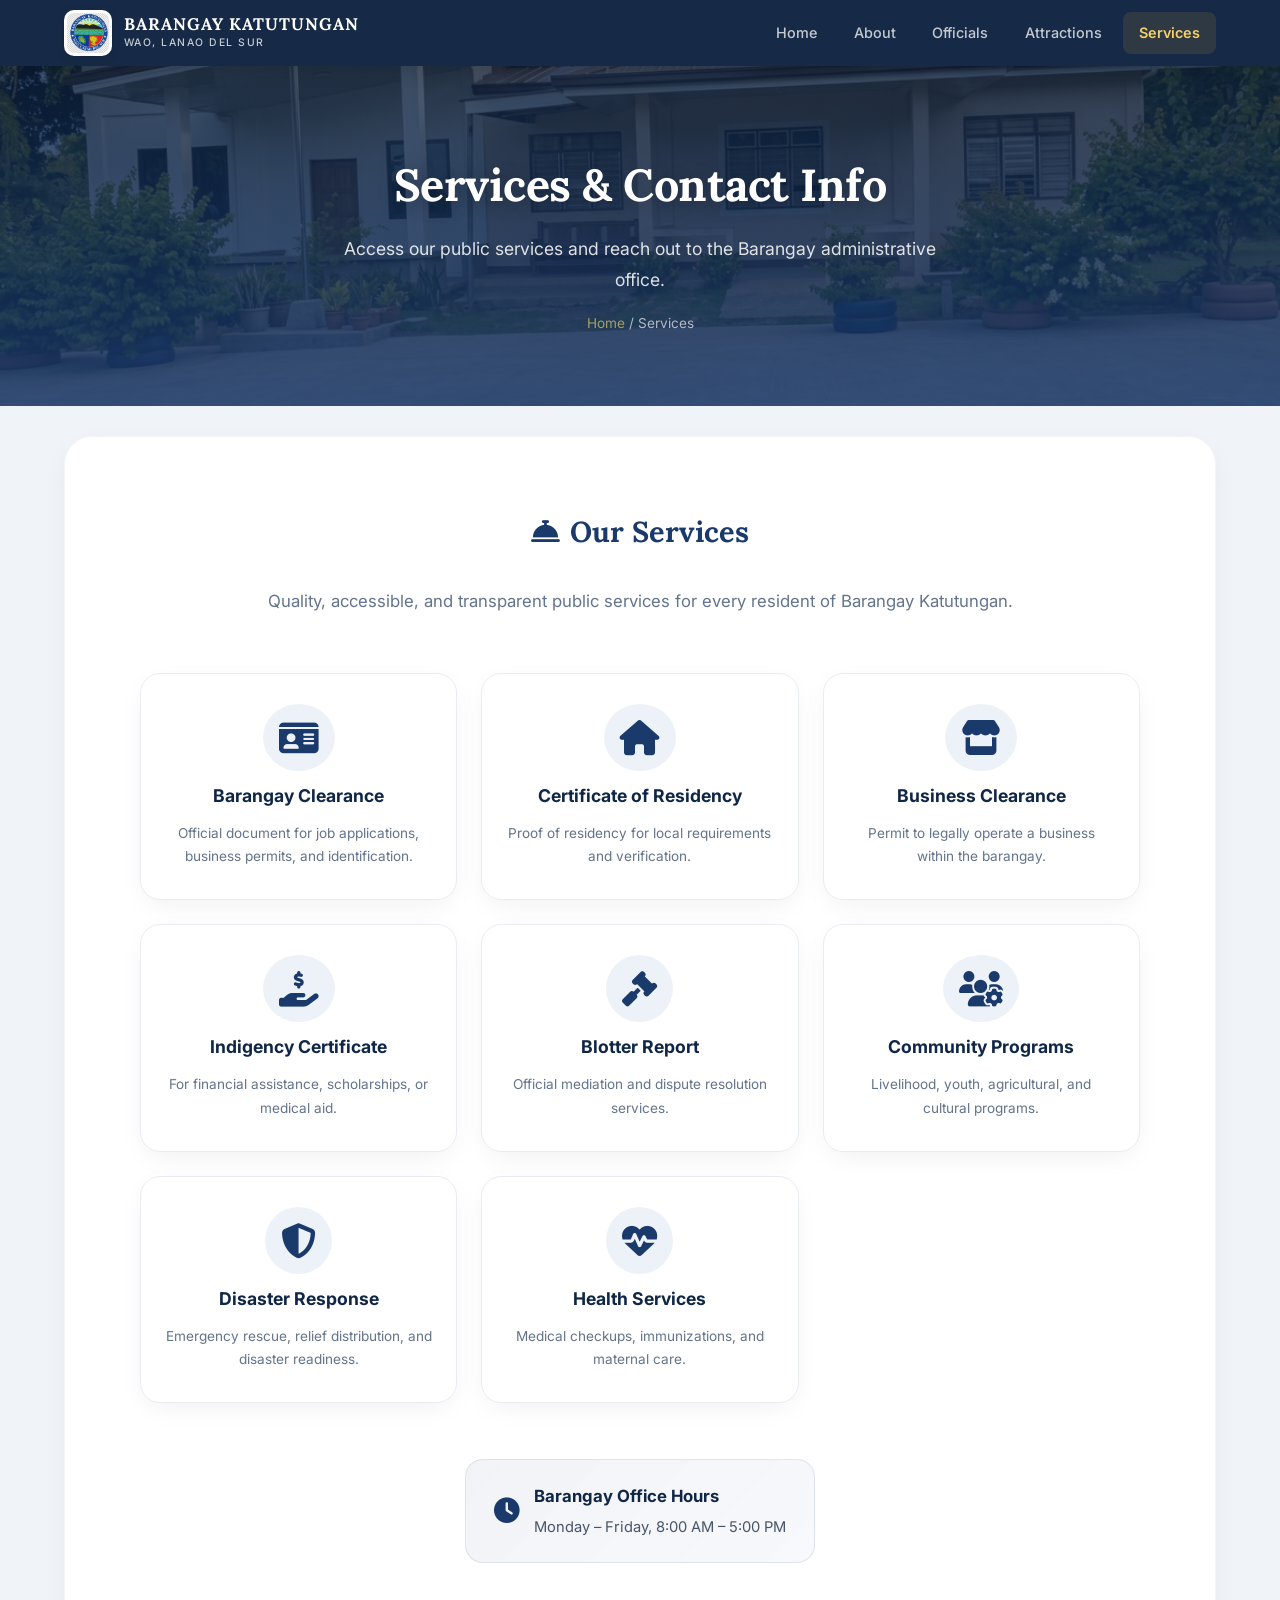
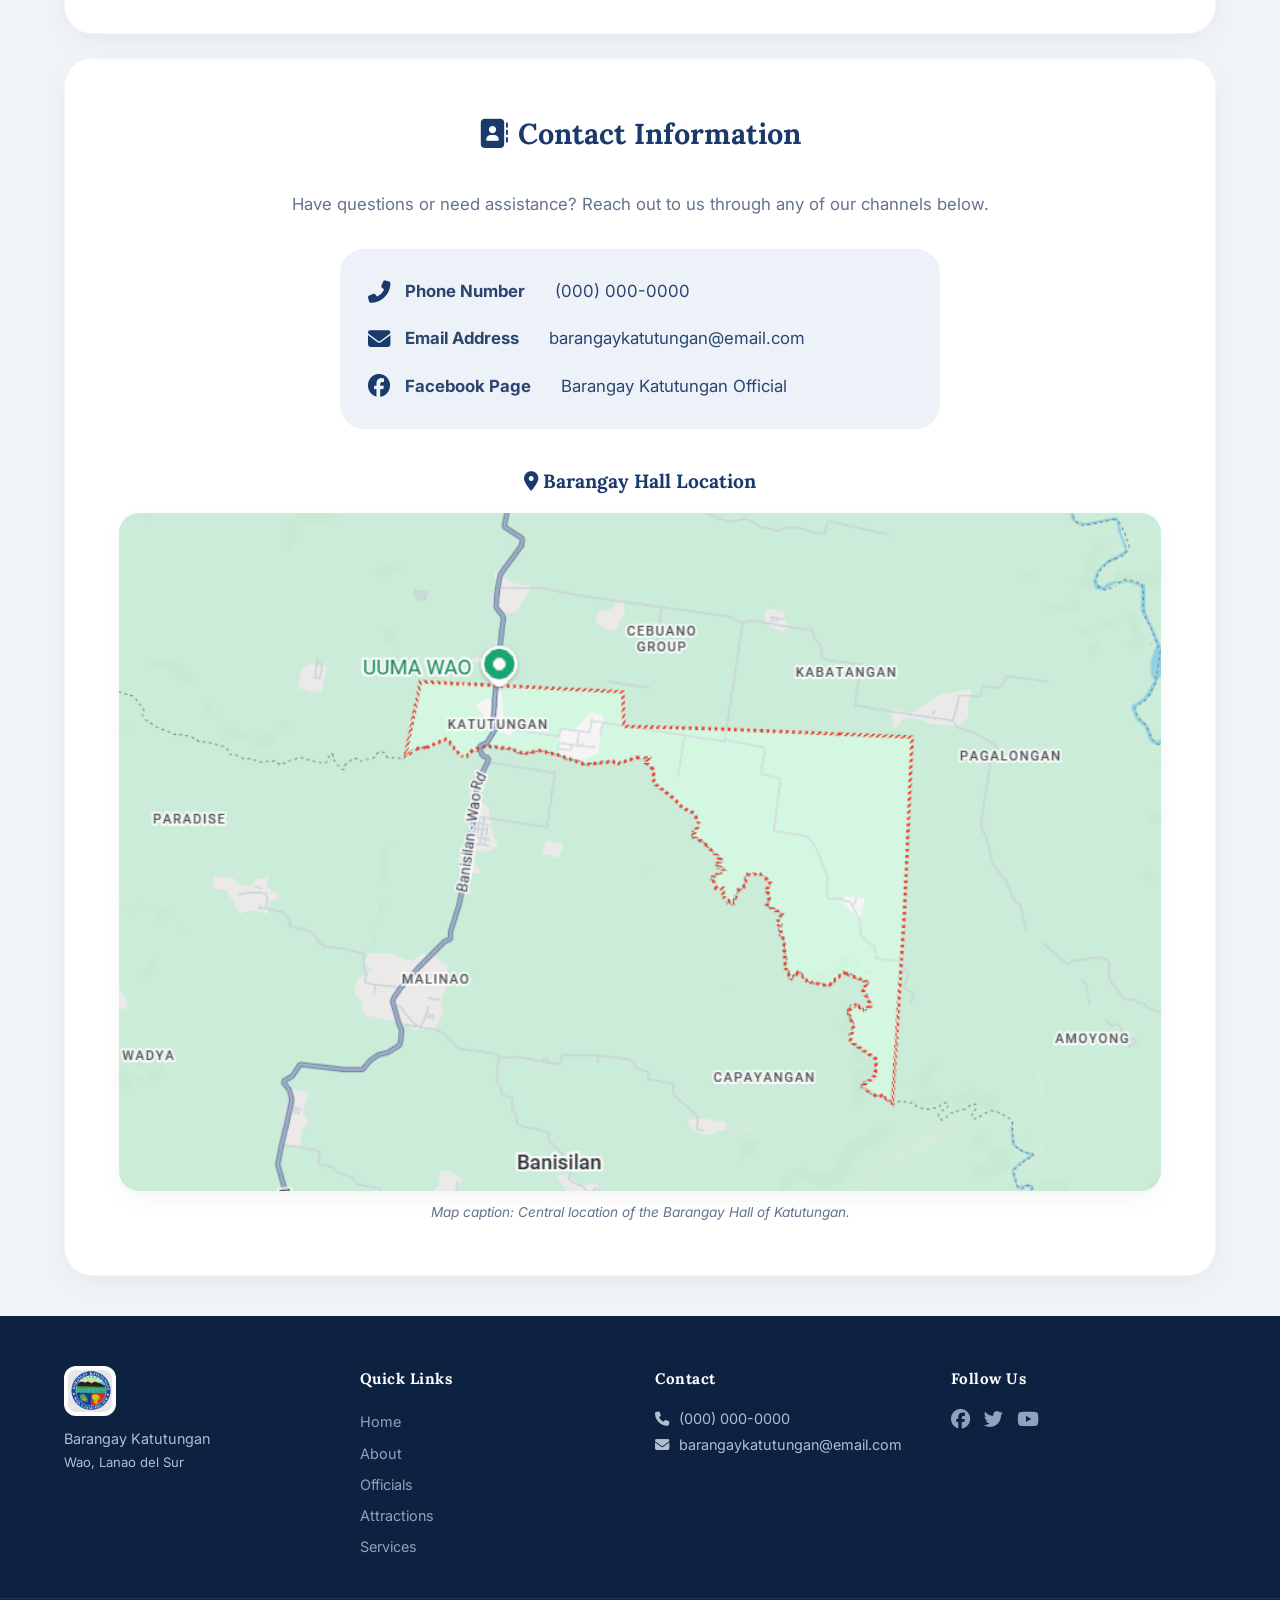
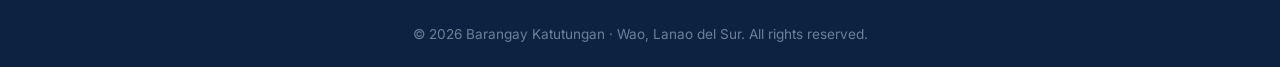
<file: services.html>
<!DOCTYPE html>
<html lang="en">
<head>
  <meta charset="UTF-8">
  <meta name="viewport" content="width=device-width, initial-scale=1.0">
  <title>Services · Barangay Katutungan · Wao, Lanao del Sur</title>
  <link rel="preconnect" href="https://fonts.googleapis.com">
  <link rel="preconnect" href="https://fonts.gstatic.com" crossorigin>
  <link href="https://fonts.googleapis.com/css2?family=Inter:wght@300;400;500;600;700&family=Lora:ital,wght@0,500;0,600;0,700;1,400&display=swap" rel="stylesheet">
  <link rel="stylesheet" href="https://cdnjs.cloudflare.com/ajax/libs/font-awesome/6.5.1/css/all.min.css">
  <link rel="stylesheet" href="style.css">
</head>
<body>
  <!-- NAVBAR -->
  <nav class="navbar" id="navbar">
    <div class="container">
      <div class="logo">
        <img src="logo.png" alt="Logo">
        <div class="logo-text"><h3>BARANGAY KATUTUNGAN</h3><h5>WAO, LANAO DEL SUR</h5></div>
      </div>
      <button class="menu-toggle" id="menuToggle" aria-label="Menu"><i class="fas fa-bars"></i></button>
      <div class="nav-links" id="navLinks">
        <a href="index.html">Home</a>
        <a href="about.html">About</a>
        <a href="officials.html">Officials</a>
        <a href="attractions.html">Attractions</a>
        <a href="services.html" class="active">Services</a>
      </div>
    </div>
  </nav>

  <!-- PAGE HEADER -->
  <div class="page-header">
    <h1>Services & Contact Info</h1>
    <p>Access our public services and reach out to the Barangay administrative office.</p>
    <div class="breadcrumb"><a href="index.html">Home</a> / Services</div>
  </div>

  <main class="container" style="margin-top:30px; margin-bottom:40px;">
    
    <!-- SERVICES -->
    <section class="section fade-up">
      <div class="container services-centered">
        <h2 class="section-title" style="border-left:none; padding-left:0; text-align:center;"><i class="fas fa-concierge-bell" style="margin-right:10px; color:var(--blue);"></i>Our Services</h2>
        <p style="font-size:1.05rem; color:#64748b; margin-bottom:36px;">Quality, accessible, and transparent public services for every resident of Barangay Katutungan.</p>

        <ul class="services-list-centered">
          <li><i class="fas fa-id-card"></i><span>Barangay Clearance</span><p style="color:#64748b; font-size:0.85rem;">Official document for job applications, business permits, and identification.</p></li>
          <li><i class="fas fa-home"></i><span>Certificate of Residency</span><p style="color:#64748b; font-size:0.85rem;">Proof of residency for local requirements and verification.</p></li>
          <li><i class="fas fa-store"></i><span>Business Clearance</span><p style="color:#64748b; font-size:0.85rem;">Permit to legally operate a business within the barangay.</p></li>
          <li><i class="fas fa-hand-holding-usd"></i><span>Indigency Certificate</span><p style="color:#64748b; font-size:0.85rem;">For financial assistance, scholarships, or medical aid.</p></li>
          <li><i class="fas fa-gavel"></i><span>Blotter Report</span><p style="color:#64748b; font-size:0.85rem;">Official mediation and dispute resolution services.</p></li>
          <li><i class="fas fa-users-cog"></i><span>Community Programs</span><p style="color:#64748b; font-size:0.85rem;">Livelihood, youth, agricultural, and cultural programs.</p></li>
          <li><i class="fas fa-shield-alt"></i><span>Disaster Response</span><p style="color:#64748b; font-size:0.85rem;">Emergency rescue, relief distribution, and disaster readiness.</p></li>
          <li><i class="fas fa-heartbeat"></i><span>Health Services</span><p style="color:#64748b; font-size:0.85rem;">Medical checkups, immunizations, and maternal care.</p></li>
        </ul>

        <div style="background:linear-gradient(135deg,rgba(26,58,108,0.06),rgba(42,90,160,0.04)); border:1px solid rgba(26,58,108,0.1); padding:22px 28px; border-radius:18px; margin-top:36px; display:inline-flex; align-items:center; gap:14px; text-align:left;">
          <i class="fas fa-clock" style="font-size:1.6rem; color:var(--blue);"></i>
          <div>
            <strong style="color:var(--blue-dark); font-size:1.05rem;">Barangay Office Hours</strong><br>
            <span style="color:#475569; font-size:0.92rem;">Monday – Friday, 8:00 AM – 5:00 PM</span>
          </div>
        </div>
      </div>
    </section>

    <!-- CONTACT -->
    <section class="section fade-up" style="margin-top:24px;">
      <div class="container" style="text-align:center;">
        <h2 class="section-title" style="border-left:none; padding-left:0; text-align:center;"><i class="fas fa-address-book" style="margin-right:10px; color:var(--blue);"></i>Contact Information</h2>
        <p style="font-size:1.05rem; color:#64748b; margin-bottom:30px;">Have questions or need assistance? Reach out to us through any of our channels below.</p>

        <div class="contact-details">
          <div><i class="fas fa-phone-alt"></i><div><strong>Phone Number</strong><br><span>(000) 000-0000</span></div></div>
          <div><i class="fas fa-envelope"></i><div><strong>Email Address</strong><br><span>barangaykatutungan@email.com</span></div></div>
          <div><i class="fab fa-facebook"></i><div><strong>Facebook Page</strong><br><span>Barangay Katutungan Official</span></div></div>
        </div>

        <div class="map-container" style="margin-top:36px; text-align:center;">
          <h3 style="margin-bottom:14px; color:var(--blue); font-size:1.2rem;"><i class="fas fa-map-marker-alt"></i> Barangay Hall Location</h3>
          <img src="mapa.png" alt="Barangay Hall Location Map" style="max-width:100%; height:auto; border-radius:20px;">
          <p style="font-size:0.85rem; color:#64748b; margin-top:10px; font-style:italic;">Map caption: Central location of the Barangay Hall of Katutungan.</p>
        </div>
      </div>
    </section>
  </main>

  <!-- FOOTER -->
  <footer class="footer">
    <div class="container">
      <div>
        <img src="logo.png" alt="logo" style="height:50px; border-radius:12px; background:white; padding:4px;">
        <p style="margin-top:10px;">Barangay Katutungan</p>
        <p style="font-size:0.82rem;">Wao, Lanao del Sur</p>
      </div>
      <div>
        <h4>Quick Links</h4>
        <a href="index.html">Home</a>
        <a href="about.html">About</a>
        <a href="officials.html">Officials</a>
        <a href="attractions.html">Attractions</a>
        <a href="services.html">Services</a>
      </div>
      <div>
        <h4>Contact</h4>
        <p><i class="fas fa-phone" style="margin-right:6px;"></i> (000) 000-0000</p>
        <p><i class="fas fa-envelope" style="margin-right:6px;"></i> barangaykatutungan@email.com</p>
      </div>
      <div>
        <h4>Follow Us</h4>
        <div class="social"><i class="fab fa-facebook"></i><i class="fab fa-twitter"></i><i class="fab fa-youtube"></i></div>
      </div>
    </div>
    <div class="footer-bottom">© 2026 Barangay Katutungan · Wao, Lanao del Sur. All rights reserved.</div>
  </footer>

  <button id="back2top" aria-label="Back to top"><i class="fas fa-arrow-up"></i></button>

  <script>
    document.getElementById('menuToggle').addEventListener('click', () => document.getElementById('navLinks').classList.toggle('open'));
    document.querySelectorAll('.fade-up').forEach(el => new IntersectionObserver((e) => { e.forEach(x => { if (x.isIntersecting) x.target.classList.add('visible'); }); }, { threshold: 0.12 }).observe(el));
    const topBtn = document.getElementById('back2top');
    window.addEventListener('scroll', () => { topBtn.style.display = window.scrollY > 400 ? 'block' : 'none'; });
    topBtn.addEventListener('click', () => window.scrollTo({ top: 0, behavior: 'smooth' }));
  </script>
</body>
</html>
</file>
<file: style.css>
/* ===== RESET & BASE ===== */
* { margin: 0; padding: 0; box-sizing: border-box; }
html { scroll-behavior: smooth; }
body {
  font-family: 'Inter', sans-serif;
  background: #f0f4f8;
  color: #2b4570;
  line-height: 1.75;
}
a { text-decoration: none; color: inherit; }
img { max-width: 100%; display: block; }
.container {
  max-width: 1200px;
  margin: 0 auto;
  padding: 0 24px;
}

/* ===== TYPOGRAPHY ===== */
h1, h2, h3, h4, .section-title, .logo-text h3 {
  font-family: 'Lora', serif;
  font-weight: 700;
  color: #1a3a6c;
}

/* ===== COLOR PALETTE ===== */
:root {
  --blue: #1a3a6c;
  --blue-light: #2a5aa0;
  --blue-dark: #0f2647;
  --blue-bg: #0d2240;
  --gold: #d4a02b;
  --gold-light: #f5d06a;
  --white: #ffffff;
  --gray: #eef2f6;
  --shadow: 0 8px 30px -8px rgba(0,0,0,0.08);
  --shadow-lg: 0 15px 40px -10px rgba(0,0,0,0.12);
}

/* ===== BUTTONS ===== */
.btn-gold {
  background: var(--gold);
  color: #0b1e3f;
  padding: 13px 34px;
  border-radius: 50px;
  font-weight: 600;
  font-size: 0.95rem;
  transition: all 0.3s ease;
  border: none;
  cursor: pointer;
  display: inline-flex;
  align-items: center;
  gap: 8px;
  box-shadow: 0 4px 14px rgba(212, 160, 43, 0.35);
  letter-spacing: 0.3px;
}
.btn-gold:hover {
  background: #c4911f;
  transform: translateY(-2px);
  box-shadow: 0 8px 24px rgba(212, 160, 43, 0.45);
}
.badge {
  font-family: 'Inter', sans-serif;
  font-size: 0.75rem;
  font-weight: 600;
  padding: 4px 14px;
  border-radius: 30px;
  display: inline-block;
}

/* ===== NAVBAR ===== */
.navbar {
  position: fixed;
  top: 0;
  left: 0;
  width: 100%;
  background: rgba(13, 34, 64, 0.96);
  backdrop-filter: blur(12px);
  -webkit-backdrop-filter: blur(12px);
  z-index: 999;
  padding: 10px 0;
  box-shadow: 0 2px 20px rgba(0,0,0,0.15);
  transition: all 0.3s ease;
}
.navbar .container {
  display: flex;
  align-items: center;
  justify-content: space-between;
  flex-wrap: wrap;
}
.logo {
  display: flex;
  align-items: center;
  gap: 12px;
  color: white;
  font-weight: 700;
  font-size: 1.3rem;
}
.logo img {
  height: 46px;
  width: auto;
  border-radius: 10px;
  background: white;
  padding: 3px;
  box-shadow: 0 2px 8px rgba(0,0,0,0.15);
}
.logo-text h3 {
  font-size: 1.05rem;
  font-weight: 700;
  letter-spacing: 1px;
  line-height: 1.2;
  color: white;
}
.logo-text h5 {
  font-family: 'Inter', sans-serif;
  font-size: 0.65rem;
  font-weight: 500;
  opacity: 0.75;
  letter-spacing: 1.5px;
  color: white;
}
.nav-links {
  display: flex;
  gap: 0.3rem;
  align-items: center;
}
.nav-links a {
  color: rgba(255,255,255,0.75);
  font-weight: 500;
  font-size: 0.9rem;
  transition: all 0.3s;
  padding: 8px 16px;
  border-radius: 8px;
}
.nav-links a:hover {
  color: var(--gold-light);
  background: rgba(255,255,255,0.06);
}
.nav-links a.active {
  color: var(--gold-light);
  background: rgba(212, 160, 43, 0.12);
  font-weight: 600;
}
.menu-toggle {
  display: none;
  background: rgba(255,255,255,0.08);
  border: 1px solid rgba(255,255,255,0.15);
  color: white;
  font-size: 1.4rem;
  cursor: pointer;
  padding: 8px 12px;
  border-radius: 10px;
  transition: 0.3s;
}
.menu-toggle:hover {
  background: rgba(255,255,255,0.15);
}

/* ===== PAGE HEADER BANNER ===== */
.page-header {
  margin-top: 66px;
  background: linear-gradient(180deg, rgba(13, 34, 64, 0.75) 0%, rgba(26, 58, 108, 0.85) 100%), url('background.jpg') center center / cover no-repeat;
  color: white;
  text-align: center;
  padding: 80px 24px 70px;
  position: relative;
}
.page-header h1 {
  font-size: 2.8rem;
  font-weight: 800;
  letter-spacing: -0.5px;
  margin-bottom: 10px;
  text-shadow: 0 2px 20px rgba(0,0,0,0.3);
  color: white !important;
}
.page-header p {
  font-size: 1.1rem;
  opacity: 0.85;
  max-width: 600px;
  margin: 0 auto;
  color: white !important;
}
.page-header .breadcrumb {
  margin-top: 16px;
  font-size: 0.85rem;
  opacity: 0.65;
  color: white !important;
}
.page-header .breadcrumb a {
  color: var(--gold-light);
  opacity: 1;
}

/* ===== HERO (Home Only) ===== */
.hero {
  margin-top: 66px;
  background: linear-gradient(160deg, rgba(13, 34, 64, 0.88) 0%, rgba(26, 58, 108, 0.82) 100%), url('background.jpg') center center / cover no-repeat;
  color: white;
  padding: 90px 0 100px;
  position: relative;
  overflow: hidden;
}
.hero .container {
  position: relative;
  z-index: 2;
  display: flex;
  flex-wrap: wrap;
  align-items: center;
  gap: 50px;
}
.hero-content { flex: 1 1 420px; }
.hero-content h1 {
  font-size: 3rem;
  font-weight: 800;
  line-height: 1.15;
  margin-bottom: 18px;
  letter-spacing: -0.5px;
  color: white !important;
}
.hero-content h1 span { color: var(--gold-light); }
.hero-content p {
  font-size: 1.1rem;
  opacity: 0.88;
  max-width: 500px;
  margin-bottom: 28px;
  line-height: 1.85;
  color: white !important;
}
.hero-image {
  flex: 1 1 320px;
  border-radius: 24px;
  min-height: 240px;
  background-image: url('background.jpg');
  background-size: cover;
  background-position: center;
  box-shadow: 0 20px 50px rgba(0,0,0,0.3);
  border: 3px solid rgba(255,255,255,0.1);
}

/* ===== SECTIONS ===== */
.section {
  padding: 50px 30px;
  background: white;
  margin: 24px 0;
  border-radius: 28px;
  box-shadow: var(--shadow);
  border: 1px solid rgba(0,0,0,0.04);
}
.section-title {
  font-size: 1.8rem;
  font-weight: 700;
  color: var(--blue);
  border-left: 6px solid var(--gold);
  padding-left: 18px;
  margin-bottom: 30px;
}

/* ===== GRIDS ===== */
.grid-2, .grid-3 {
  display: grid;
  gap: 24px;
  margin: 20px 0;
}
.grid-2 { grid-template-columns: repeat(auto-fit, minmax(300px, 1fr)); }
.grid-3 { grid-template-columns: repeat(auto-fit, minmax(260px, 1fr)); }

/* ===== CARDS ===== */
.card {
  background: white;
  border-radius: 20px;
  padding: 24px;
  box-shadow: 0 4px 16px rgba(0,0,0,0.04);
  border: 1px solid #e9edf3;
  transition: all 0.35s ease;
}
.card:hover {
  border-color: var(--gold);
  box-shadow: var(--shadow-lg);
  transform: translateY(-4px);
}
.card-img {
  height: 180px;
  background: #dce4ee;
  border-radius: 14px;
  display: flex;
  align-items: center;
  justify-content: center;
  font-size: 3.5rem;
  color: var(--blue);
  margin-bottom: 16px;
  overflow: hidden;
  transition: opacity 0.3s;
}
.card-img:hover {
  opacity: 0.9;
}
.card h3 { color: var(--blue-dark); margin-bottom: 6px; font-size: 1.15rem; }
.card .position { color: var(--blue-light); font-weight: 600; font-size: 0.88rem; }

/* ===== OFFICIALS ===== */
.official-card .card-img { height: 150px; background: #c8d5e6; }
.captain-row {
  display: flex;
  justify-content: center;
  margin-bottom: 36px;
}
.captain-row .card {
  width: 100%;
  max-width: 320px;
  border: 2px solid var(--gold);
}

/* ===== ABOUT LAYOUT ===== */
.about-row {
  display: flex;
  align-items: center;
  gap: 40px;
  margin-bottom: 50px;
}
.about-row:nth-child(even) { flex-direction: row-reverse; }
.about-text { flex: 1 1 50%; }
.about-text h3 {
  color: var(--blue-dark);
  font-size: 1.35rem;
  margin-bottom: 14px;
}
.about-img {
  flex: 1 1 50%;
  border-radius: 20px;
  overflow: hidden;
  box-shadow: var(--shadow);
  height: 280px;
  background: #f0f4f8;
}
.about-img img {
  width: 100%;
  height: 100%;
  object-fit: cover;
}

/* ===== MAP ===== */
.map-container {
  margin-top: 24px;
  text-align: center;
}
.map-container img {
  width: 100%;
  max-width: 800px;
  border-radius: 20px;
  box-shadow: var(--shadow);
  margin: 0 auto;
}

/* ===== QUICK CARDS ===== */
.quick-grid {
  display: grid;
  grid-template-columns: repeat(auto-fit, minmax(180px, 1fr));
  gap: 20px;
  margin: 30px 0;
}
.quick-card {
  background: white;
  padding: 28px 16px;
  border-radius: 20px;
  text-align: center;
  box-shadow: var(--shadow);
  border: 1px solid #e9edf3;
  transition: all 0.3s ease;
}
.quick-card:hover { transform: translateY(-6px); border-color: var(--gold); box-shadow: var(--shadow-lg); }
.quick-card i { font-size: 2.4rem; color: var(--blue); margin-bottom: 8px; }
.quick-card h4 { font-size: 1.15rem; color: var(--blue-dark); font-weight: 800; }
.quick-card p { font-size: 0.82rem; color: #64748b; text-transform: uppercase; letter-spacing: 0.5px; }

/* ===== GOV FEATURES ===== */
.gov-links-grid {
  display: grid;
  grid-template-columns: repeat(auto-fit, minmax(260px, 1fr));
  gap: 20px;
  margin: 24px 0;
}
.gov-card {
  background: white;
  border: 1px solid #dce4ee;
  padding: 22px;
  border-radius: 16px;
  display: flex;
  align-items: center;
  gap: 16px;
  transition: all 0.3s ease;
}
.gov-card:hover {
  border-color: var(--blue-light);
  box-shadow: var(--shadow);
  transform: translateY(-3px);
}
.gov-card i { font-size: 2rem; color: var(--blue); flex-shrink: 0; }
.gov-card-text h5 { font-size: 1rem; color: var(--blue-dark); font-weight: 700; }
.gov-card-text p { font-size: 0.82rem; color: #64748b; }

.hotline-widget {
  background: linear-gradient(135deg, var(--blue-dark), var(--blue));
  color: white;
  padding: 28px 32px;
  border-radius: 20px;
  margin: 28px 0;
  display: flex;
  align-items: center;
  justify-content: space-between;
  flex-wrap: wrap;
  gap: 20px;
  box-shadow: 0 8px 30px rgba(13, 34, 64, 0.3);
}
.hotline-widget-text h4 { font-size: 1.3rem; color: var(--gold-light); }
.hotline-number {
  font-size: 1.6rem;
  font-weight: 800;
  display: flex;
  align-items: center;
  gap: 10px;
  color: white;
}

/* ===== SERVICES CENTERED ===== */
.services-centered {
  text-align: center;
  max-width: 1000px;
  margin: 0 auto;
  padding: 20px 0;
}
.services-list-centered {
  list-style: none;
  display: grid;
  grid-template-columns: repeat(auto-fit, minmax(280px, 1fr));
  gap: 24px;
  padding: 20px 0;
}
.services-list-centered li {
  background: white;
  padding: 30px 24px;
  border-radius: 20px;
  box-shadow: var(--shadow);
  border: 1px solid #e9edf3;
  transition: all 0.35s ease;
  display: flex;
  flex-direction: column;
  align-items: center;
  text-align: center;
  gap: 10px;
}
.services-list-centered li:hover {
  transform: translateY(-5px);
  border-color: var(--blue-light);
  box-shadow: var(--shadow-lg);
}
.services-list-centered li i {
  font-size: 2.2rem;
  color: var(--blue);
  background: #edf2f8;
  padding: 16px;
  border-radius: 50%;
  transition: all 0.3s ease;
}
.services-list-centered li:hover i {
  background: var(--blue);
  color: white;
}
.services-list-centered li span {
  font-size: 1.1rem;
  font-weight: 700;
  color: var(--blue-dark);
}

/* ===== CONTACT ===== */
.contact-details {
  display: flex;
  flex-direction: column;
  gap: 18px;
  background: #edf2f8;
  padding: 28px;
  border-radius: 24px;
  max-width: 600px;
  margin: 0 auto;
}
.contact-details div {
  display: flex;
  align-items: center;
  gap: 15px;
  font-size: 1.05rem;
}
.contact-details i { font-size: 1.4rem; color: var(--blue); }

/* ===== LEADER IMAGES ON HOME ===== */
.leaders-grid {
  display: grid;
  grid-template-columns: repeat(auto-fit, minmax(320px, 1fr));
  gap: 30px;
  margin: 30px 0;
}
.leader-group-card {
  background: white;
  padding: 20px;
  border-radius: 24px;
  box-shadow: var(--shadow);
  border: 1px solid #e9edf3;
  text-align: center;
  transition: all 0.3s ease;
}
.leader-group-card:hover {
  box-shadow: var(--shadow-lg);
  border-color: var(--gold);
}
.leader-group-card img {
  width: 100%;
  height: 250px;
  object-fit: cover;
  border-radius: 16px;
  margin-bottom: 15px;
  background: #cbd5e1;
}
.leader-group-card h4 {
  font-size: 1.25rem;
  color: var(--blue-dark);
  margin-bottom: 6px;
}
.leader-group-card p {
  font-size: 0.9rem;
  color: #64748b;
  font-style: italic;
}

/* ===== OFFICIALS BANNER ===== */
.officials-banner {
  width: 100%;
  border-radius: 20px;
  overflow: hidden;
  box-shadow: var(--shadow-lg);
  margin-bottom: 40px;
  position: relative;
  background: #cbd5e1;
}
.officials-banner img {
  width: 100%;
  max-height: 400px;
  object-fit: cover;
}
.officials-banner-overlay {
  position: absolute;
  bottom: 0;
  left: 0;
  right: 0;
  padding: 28px;
  background: linear-gradient(to top, rgba(13, 34, 64, 0.95), transparent);
  color: white;
}
.officials-banner-overlay h3 { font-size: 1.5rem; font-weight: 700; color: white; }
.officials-banner-overlay p { font-size: 0.95rem; opacity: 0.8; color: white; }

/* ===== FOOTER ===== */
.footer {
  background: var(--blue-bg);
  color: #b0bfd0;
  padding: 50px 0 20px;
  margin-top: 40px;
}
.footer .container {
  display: grid;
  grid-template-columns: repeat(auto-fit, minmax(200px, 1fr));
  gap: 30px;
}
.footer h4 {
  color: white;
  margin-bottom: 14px;
  font-size: 0.95rem;
  letter-spacing: 0.5px;
}
.footer a { color: #8fa3bd; transition: all 0.25s; display: block; padding: 3px 0; font-size: 0.9rem; }
.footer a:hover { color: var(--gold-light); padding-left: 4px; }
.footer p { font-size: 0.9rem; }
.social i {
  font-size: 1.2rem;
  margin-right: 14px;
  color: #8fa3bd;
  transition: all 0.3s;
  cursor: pointer;
}
.social i:hover { color: var(--gold-light); }
.footer-bottom {
  text-align: center;
  margin-top: 36px;
  padding-top: 24px;
  border-top: 1px solid rgba(255,255,255,0.08);
  font-size: 0.85rem;
  color: #6b8099;
}

/* ===== BACK TO TOP ===== */
#back2top {
  position: fixed;
  bottom: 30px;
  right: 30px;
  background: var(--gold);
  color: #0b1e3f;
  border: none;
  border-radius: 14px;
  padding: 13px 16px;
  font-size: 1.2rem;
  cursor: pointer;
  box-shadow: 0 4px 18px rgba(212,160,43,0.4);
  display: none;
  z-index: 999;
  transition: all 0.3s;
}
#back2top:hover { transform: translateY(-4px); box-shadow: 0 8px 28px rgba(212,160,43,0.5); }

/* ===== ANIMATIONS ===== */
.fade-up {
  opacity: 0;
  transform: translateY(30px);
  transition: opacity 0.7s ease, transform 0.7s ease;
}
.fade-up.visible {
  opacity: 1;
  transform: translateY(0);
}

/* ===== MODAL ===== */
.modal {
  display: none;
  position: fixed;
  z-index: 1000;
  left: 0; top: 0;
  width: 100%; height: 100%;
  overflow: auto;
  background-color: rgba(0,0,0,0.6);
  backdrop-filter: blur(5px);
  justify-content: center;
  align-items: center;
}
.modal-content {
  background-color: white;
  margin: auto;
  padding: 32px;
  border-radius: 24px;
  width: 90%;
  max-width: 700px; /* Comfortably wider for bigger images */
  position: relative;
  box-shadow: 0 20px 60px rgba(0,0,0,0.3);
  animation: modalSlide 0.35s ease-out;
}
@keyframes modalSlide {
  from { transform: translateY(-40px); opacity: 0; }
  to { transform: translateY(0); opacity: 1; }
}
.close-modal {
  position: absolute;
  top: 18px; right: 22px;
  font-size: 1.8rem;
  font-weight: bold;
  color: #94a3b8;
  cursor: pointer;
  transition: 0.2s;
}
.close-modal:hover { color: var(--blue-dark); }
.modal-img {
  width: 100%;
  max-height: 400px;
  height: auto;
  border-radius: 14px;
  object-fit: contain;
  background: #eaedf2;
  margin-bottom: 20px;
}
.modal-desc {
  font-size: 1rem;
  color: #475569;
  margin-bottom: 20px;
  line-height: 1.7;
}
.modal-services {
  background: #f0f4f8;
  padding: 20px;
  border-radius: 14px;
}
.modal-services h4 { color: var(--blue-dark); margin-bottom: 12px; }
.modal-services ul { list-style: none; padding: 0; }
.modal-services li {
  margin-bottom: 8px;
  display: flex;
  align-items: center;
  gap: 8px;
  font-size: 0.95rem;
}
.modal-services li i { color: var(--blue); }

/* ===== RESPONSIVE ===== */
@media (max-width: 900px) {
  .nav-links {
    display: none;
    flex-direction: column;
    width: 100%;
    background: var(--blue-bg);
    padding: 16px;
    border-radius: 16px;
    margin-top: 10px;
    gap: 4px;
  }
  .nav-links.open { display: flex; }
  .menu-toggle { display: flex; align-items: center; justify-content: center; }
  .hero-content h1 { font-size: 2.2rem; }
  .page-header h1 { font-size: 2rem; }
  .about-row, .about-row:nth-child(even) { flex-direction: column; gap: 20px; }
  .about-img { width: 100%; height: 220px; }
}
@media (max-width: 600px) {
  .hero { padding: 50px 0; }
  .hero-content h1 { font-size: 1.8rem; }
  .page-header { padding: 60px 20px 50px; }
  .page-header h1 { font-size: 1.6rem; }
  .section-title { font-size: 1.4rem; }
  .quick-grid { grid-template-columns: 1fr 1fr; }
}
</file>
